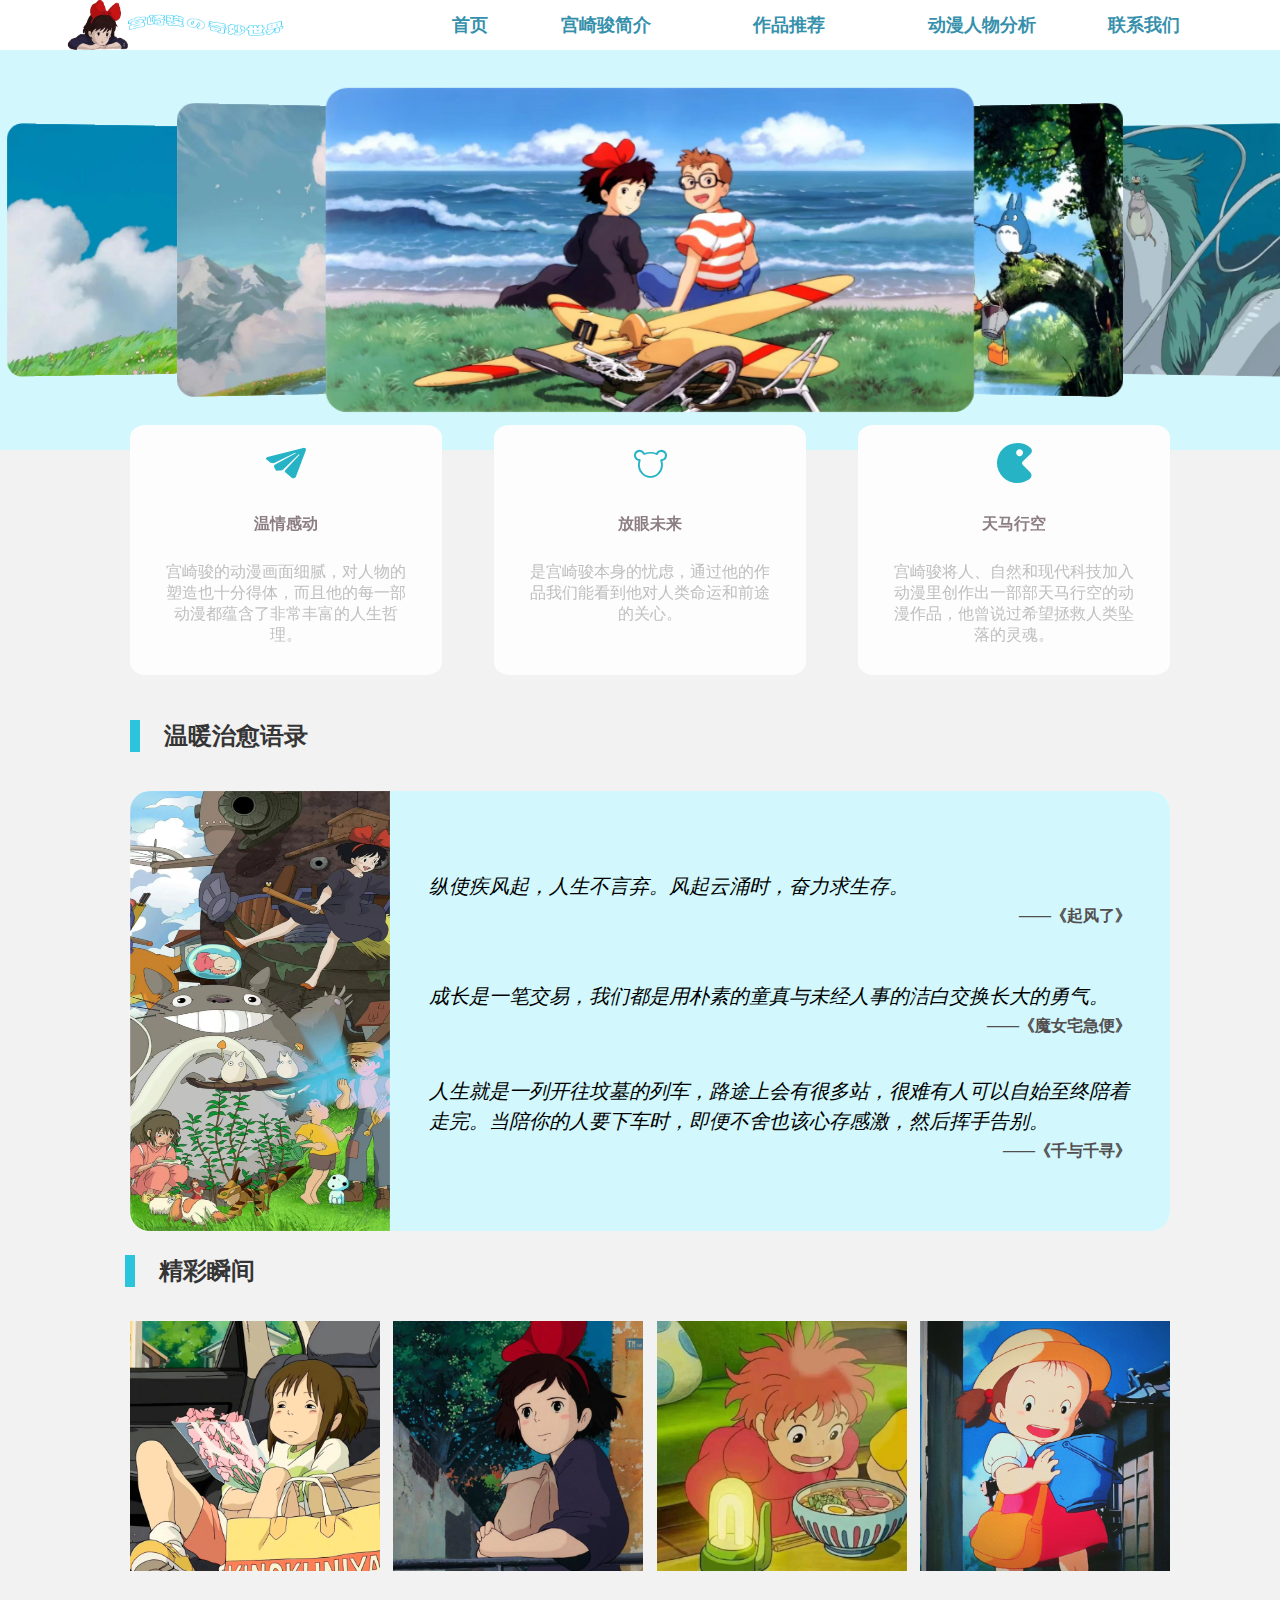
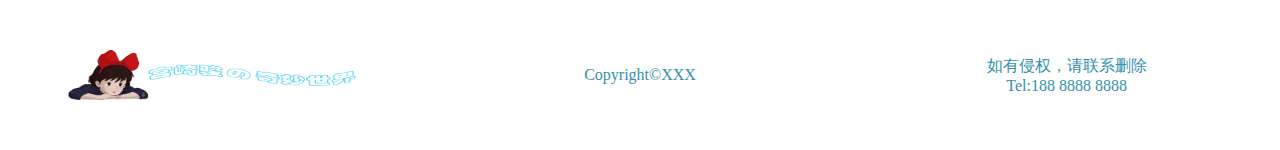
<file: 宫崎骏/index.html>
<!DOCTYPE html>
<html lang="en">
<head>
    <meta charset="UTF-8">
    <title>宫崎骏の奇妙世界</title>
    <link rel="stylesheet" href="css/css01.css">
    <link rel="stylesheet" href="css/css.css">
    <link rel="stylesheet" href="font/iconfont.css">
    <script src="https://code.jquery.com/jquery-3.6.0.min.js"></script>
    <script src="js/js01.js" defer></script>
    <script src="js/js04.js" defer></script>
</head>
<body>
<!--导航栏-->
<nav>
    <img src="images/img001.png" alt="">
    <ul>
        <li><a href="index.html">首页</a></li>
        <li><a href="html/简介.html">宫崎骏简介</a></li>
        <li>
            作品推荐
            <ul class="hidden">
                <li><a href="html/lm.html">龙猫</a></li>
                <li><a href="html/qfl.html">起风了</a></li>
                <li><a href="html/qyqx.html">千与千寻</a></li>
                <li><a href="html/mn.html">魔女宅急便</a></li>
                <li><a href="html/xy.html">悬崖上的金鱼姬</a></li>
                <li><a href="html/her.html">哈尔的移动城堡</a></li>
            </ul>
        </li>
        <li><a href="html/renwufenxi.html">动漫人物分析</a></li>
        <li><a href="html/linkus.html">联系我们</a></li>
    </ul>
</nav>
<!--轮播图部分-->
<section>
    <ul>
        <li><img src="images/p1.jpg" alt=""></li>
        <li><img src="images/p2.jpg" alt=""></li>
        <li><img src="images/p3.jpg" alt=""></li>
        <li><img src="images/p4.jpg" alt=""></li>
        <li><img src="images/p5.jpg" alt=""></li>
        <li><img src="images/p6.jpg" alt=""></li>
    </ul>
</section>
<!--内容部分-->
<main>
    <div class="top">
        <ul>
            <li>
                <span class="iconfont icon-dongman"></span>
                <h4>温情感动</h4>
                <p>宫崎骏的动漫画面细腻，对人物的塑造也十分得体，而且他的每一部动漫都蕴含了非常丰富的人生哲理。</p>
            </li>
            <li>
                <span class="iconfont icon-dongman1"></span>
                <h4>放眼未来</h4>
                <p>是宫崎骏本身的忧虑，通过他的作品我们能看到他对人类命运和前途的关心。</p>
            </li>
            <li>
                <span class="iconfont icon-dongman2"></span>
                <h4>天马行空</h4>
                <p>宫崎骏将人、自然和现代科技加入动漫里创作出一部部天马行空的动漫作品，他曾说过希望拯救人类坠落的灵魂。</p>
            </li>
        </ul>
    </div>
    <div class="second">
        <h4>温暖治愈语录</h4>
        <div>
            <img src="images/YL1.png" alt="">
            <div>
                <ul>
                    <li>
                        <p>纵使疾风起，人生不言弃。风起云涌时，奋力求生存。</p>
                        <h4>——《起风了》</h4>
                    </li>
                    <li>
                        <p>成长是一笔交易，我们都是用朴素的童真与未经人事的洁白交换长大的勇气。</p>
                        <h4>——《魔女宅急便》</h4>
                    </li>
                    <li>
                        <p>人生就是一列开往坟墓的列车，路途上会有很多站，很难有人可以自始至终陪着走完。当陪你的人要下车时，即便不舍也该心存感激，然后挥手告别。</p>
                        <h4>——《千与千寻》</h4>
                    </li>
                </ul>
            </div>
        </div>
    </div>
    <div class="last">
        <h4>精彩瞬间</h4>
        <ul>
            <li><a href="html/qyqx.html" title="萩野千寻" target="_blank"><img src="images/1.jpg" alt=""></a></li>
            <li><a href="html/mn.html" title="琪琪" target="_blank"><img src="images/2.jpg" alt=""></a></li>
            <li><a href="html/xy.html" title="波妞" target="_blank"><img src="images/3.jpg" alt=""></a></li>
            <li><a href="html/lm.html" title="梅梅" target="_blank"><img src="images/4.jpg" alt=""></a></li>
        </ul>
    </div>
</main>
<footer>
<img src="images/img001.png" alt="">
    <p>Copyright&copy;XXX</p>
    <div>
        <p>如有侵权，请联系删除</p>
        <p>Tel:188 8888 8888</p>
    </div>
</footer>
</body>
</html>
</file>
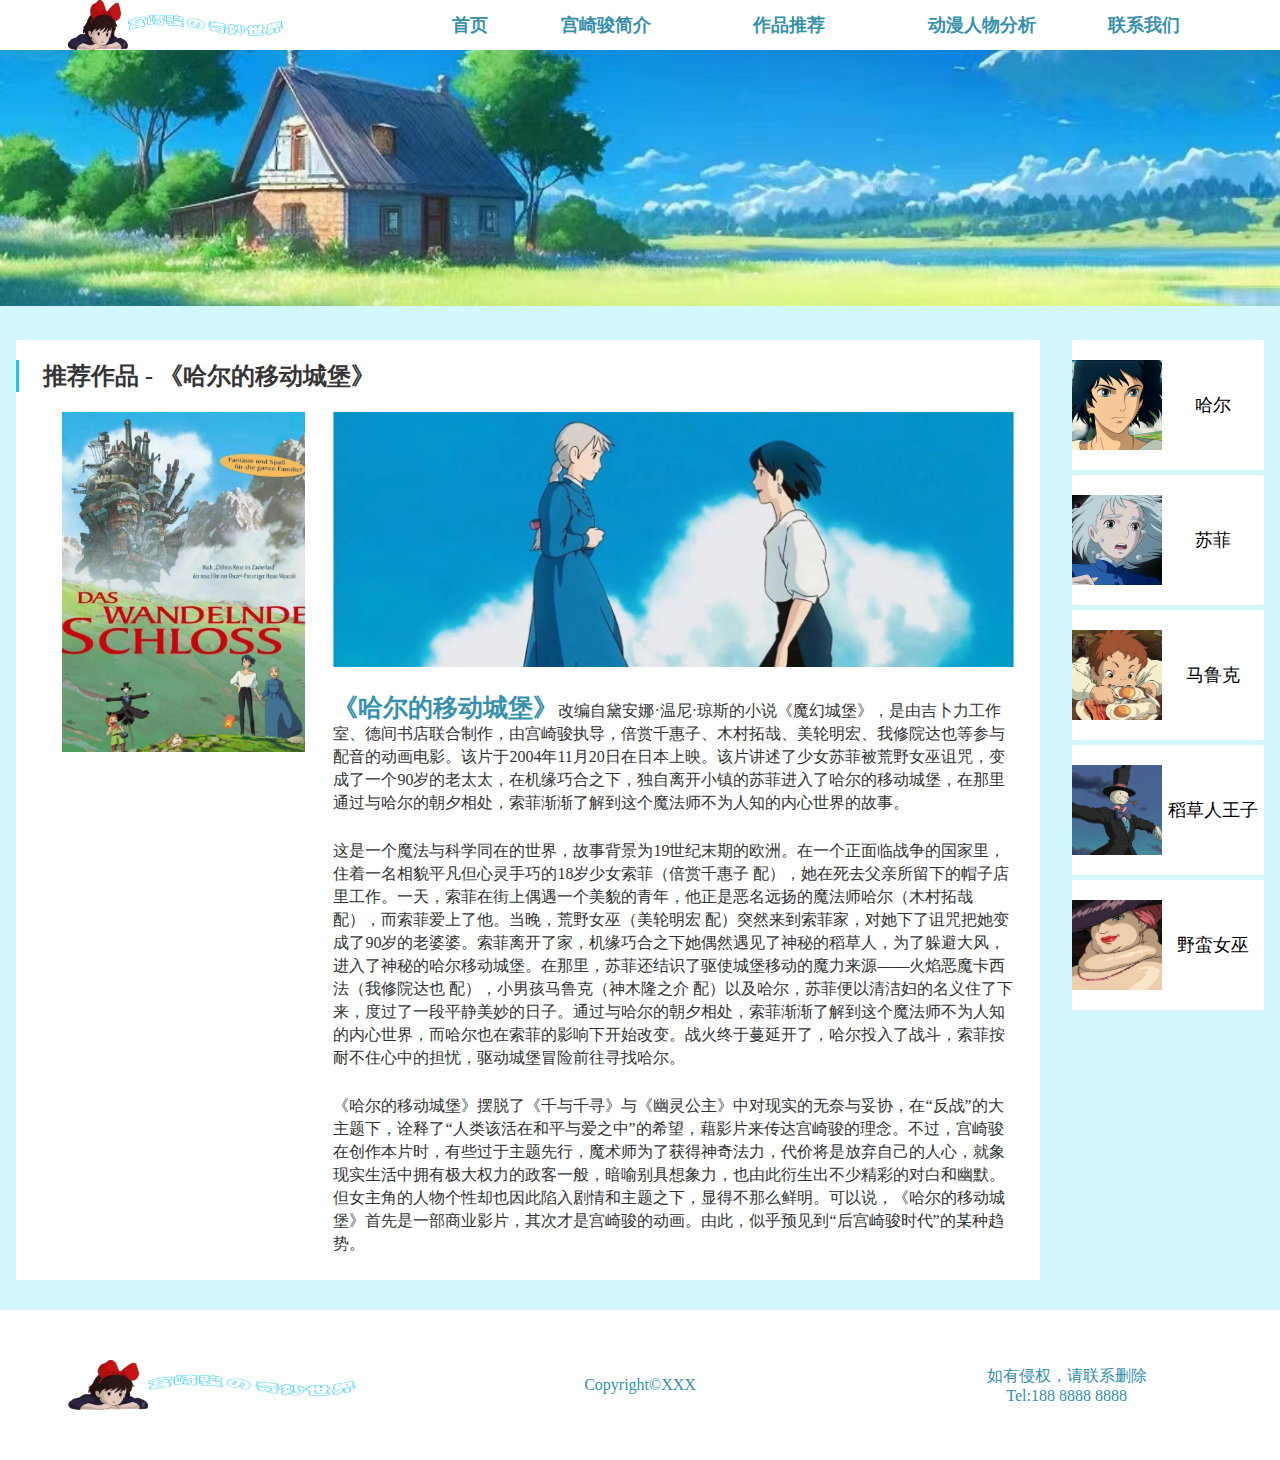
<file: 宫崎骏/html/her.html>
<!DOCTYPE html>
<html lang="en">
<head>
    <meta charset="UTF-8">
    <title>哈尔的移动城堡</title>
    <link rel="stylesheet" href="../css/css.css">
    <link rel="stylesheet" href="../css/css03.css">
    <script src="https://code.jquery.com/jquery-3.6.0.min.js"></script>
</head>
<body>
<!--导航栏-->
<nav>
    <img src="../images/img001.png" alt="">
    <ul>
        <li><a href="../index.html">首页</a></li>
        <li><a href="简介.html">宫崎骏简介</a></li>
        <li>
            作品推荐
            <ul class="hidden">
                <li><a href="lm.html">龙猫</a></li>
                <li><a href="qfl.html">起风了</a></li>
                <li><a href="qyqx.html">千与千寻</a></li>
                <li><a href="mn.html">魔女宅急便</a></li>
                <li><a href="xy.html">悬崖上的金鱼姬</a></li>
                <li><a href="her.html">哈尔的移动城堡</a></li>
            </ul>
        </li>
        <li><a href="renwufenxi.html">动漫人物分析</a></li>
        <li><a href="linkus.html">联系我们</a></li>
    </ul>
</nav>

<div class="img">
    <img src="../images/hedydcb.jpg" alt="">
</div>
<main>
    <div class="left">
        <h3>推荐作品 - 《哈尔的移动城堡》</h3>
        <div class="main">
            <div class="ll">
                <img src="../images/hedydcb-1.jpg" alt="">

            </div>
            <div class="lr">
                <img src="../images/hedydcb-2.jpg" alt="">
                <p><strong>《哈尔的移动城堡》</strong>改编自黛安娜·温尼·琼斯的小说《魔幻城堡》，是由吉卜力工作室、德间书店联合制作，由宫崎骏执导，倍赏千惠子、木村拓哉、美轮明宏、我修院达也等参与配音的动画电影。该片于2004年11月20日在日本上映。该片讲述了少女苏菲被荒野女巫诅咒，变成了一个90岁的老太太，在机缘巧合之下，独自离开小镇的苏菲进入了哈尔的移动城堡，在那里通过与哈尔的朝夕相处，索菲渐渐了解到这个魔法师不为人知的内心世界的故事。</p>
                <p>这是一个魔法与科学同在的世界，故事背景为19世纪末期的欧洲。在一个正面临战争的国家里，住着一名相貌平凡但心灵手巧的18岁少女索菲（倍赏千惠子 配），她在死去父亲所留下的帽子店里工作。一天，索菲在街上偶遇一个美貌的青年，他正是恶名远扬的魔法师哈尔（木村拓哉 配），而索菲爱上了他。当晚，荒野女巫（美轮明宏 配）突然来到索菲家，对她下了诅咒把她变成了90岁的老婆婆。索菲离开了家，机缘巧合之下她偶然遇见了神秘的稻草人，为了躲避大风，进入了神秘的哈尔移动城堡。在那里，苏菲还结识了驱使城堡移动的魔力来源——火焰恶魔卡西法（我修院达也 配），小男孩马鲁克（神木隆之介 配）以及哈尔，苏菲便以清洁妇的名义住了下来，度过了一段平静美妙的日子。通过与哈尔的朝夕相处，索菲渐渐了解到这个魔法师不为人知的内心世界，而哈尔也在索菲的影响下开始改变。战火终于蔓延开了，哈尔投入了战斗，索菲按耐不住心中的担忧，驱动城堡冒险前往寻找哈尔。</p>
                <p>《哈尔的移动城堡》摆脱了《千与千寻》与《幽灵公主》中对现实的无奈与妥协，在“反战”的大主题下，诠释了“人类该活在和平与爱之中”的希望，藉影片来传达宫崎骏的理念。不过，宫崎骏在创作本片时，有些过于主题先行，魔术师为了获得神奇法力，代价将是放弃自己的人心，就象现实生活中拥有极大权力的政客一般，暗喻别具想象力，也由此衍生出不少精彩的对白和幽默。但女主角的人物个性却也因此陷入剧情和主题之下，显得不那么鲜明。可以说，《哈尔的移动城堡》首先是一部商业影片，其次才是宫崎骏的动画。由此，似乎预见到“后宫崎骏时代”的某种趋势。</p>

            </div>
        </div>
    </div>
    <div class="right">
        <div>
            <img src="../images/hedydcb-3.jpg" alt="">
            <span>哈尔</span>
        </div>
        <div>
            <img src="../images/hedydcb-4.jpg" alt="">
            <span>苏菲</span>
        </div>
        <div>
            <img src="../images/her5.jpg" alt="">
            <span>马鲁克</span>
        </div>
        <div>
            <img src="../images/her6.jpg" alt="">
            <span>稻草人王子</span>
        </div>
        <div>
            <img src="../images/her7.jpg" alt="">
            <span>野蛮女巫</span>
        </div>
    </div>
</main>



<footer>
    <img src="../images/img001.png" alt="">
    <p>Copyright&copy;XXX</p>
    <div>
        <p>如有侵权，请联系删除</p>
        <p>Tel:188 8888 8888</p>
    </div>
</footer>

</body>
</html>
</file>
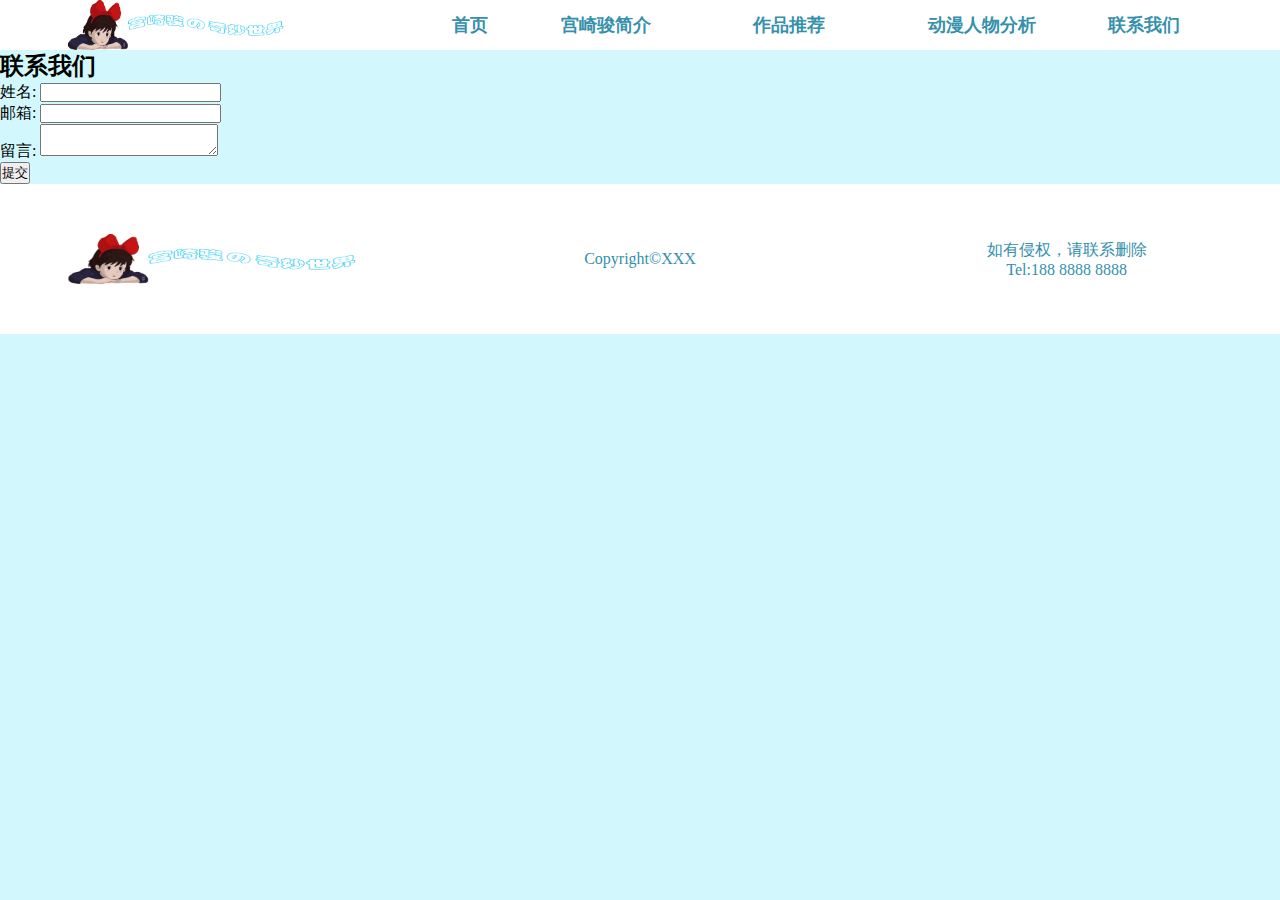
<file: 宫崎骏/html/linkus.html>
<!DOCTYPE html>
<html lang="en">
<head>
    <meta charset="UTF-8">
    <title>联系我们</title>
    <link rel="stylesheet" href="../css/css.css">
    <link rel="stylesheet" href="../css/css04.css">
    <script src="https://code.jquery.com/jquery-3.6.0.min.js"></script>
    <script src="../js/js03.js" defer></script>
</head>
<body>
<!--导航栏-->
<nav>
    <img src="../images/img001.png" alt="">
    <ul>
        <li><a href="../index.html">首页</a></li>
        <li><a href="简介.html">宫崎骏简介</a></li>
        <li>
            作品推荐
            <ul class="hidden">
                <li><a href="lm.html">龙猫</a></li>
                <li><a href="qfl.html">起风了</a></li>
                <li><a href="qyqx.html">千与千寻</a></li>
                <li><a href="mn.html">魔女宅急便</a></li>
                <li><a href="xy.html">悬崖上的金鱼姬</a></li>
                <li><a href="her.html">哈尔的移动城堡</a></li>
            </ul>
        </li>
        <li><a href="renwufenxi.html">动漫人物分析</a></li>
        <li><a href="linkus.html">联系我们</a></li>
    </ul>
</nav>

<main>
    <h2>联系我们</h2>
    <form id="contact-form">
        <div>
            <label for="name">姓名:</label>
            <input type="text" id="name" name="name" required>
        </div>
        <div>
            <label for="email">邮箱:</label>
            <input type="email" id="email" name="email" required>
        </div>
        <div>
            <label for="message">留言:</label>
            <textarea id="message" name="message" required></textarea>
        </div>
        <button type="submit">提交</button>
    </form>
    <div id="response"></div>
</main>

<footer>
    <img src="../images/img001.png" alt="">
    <p>Copyright&copy;XXX</p>
    <div>
        <p>如有侵权，请联系删除</p>
        <p>Tel:188 8888 8888</p>
    </div>
</footer>
</body>
</html>
</file>
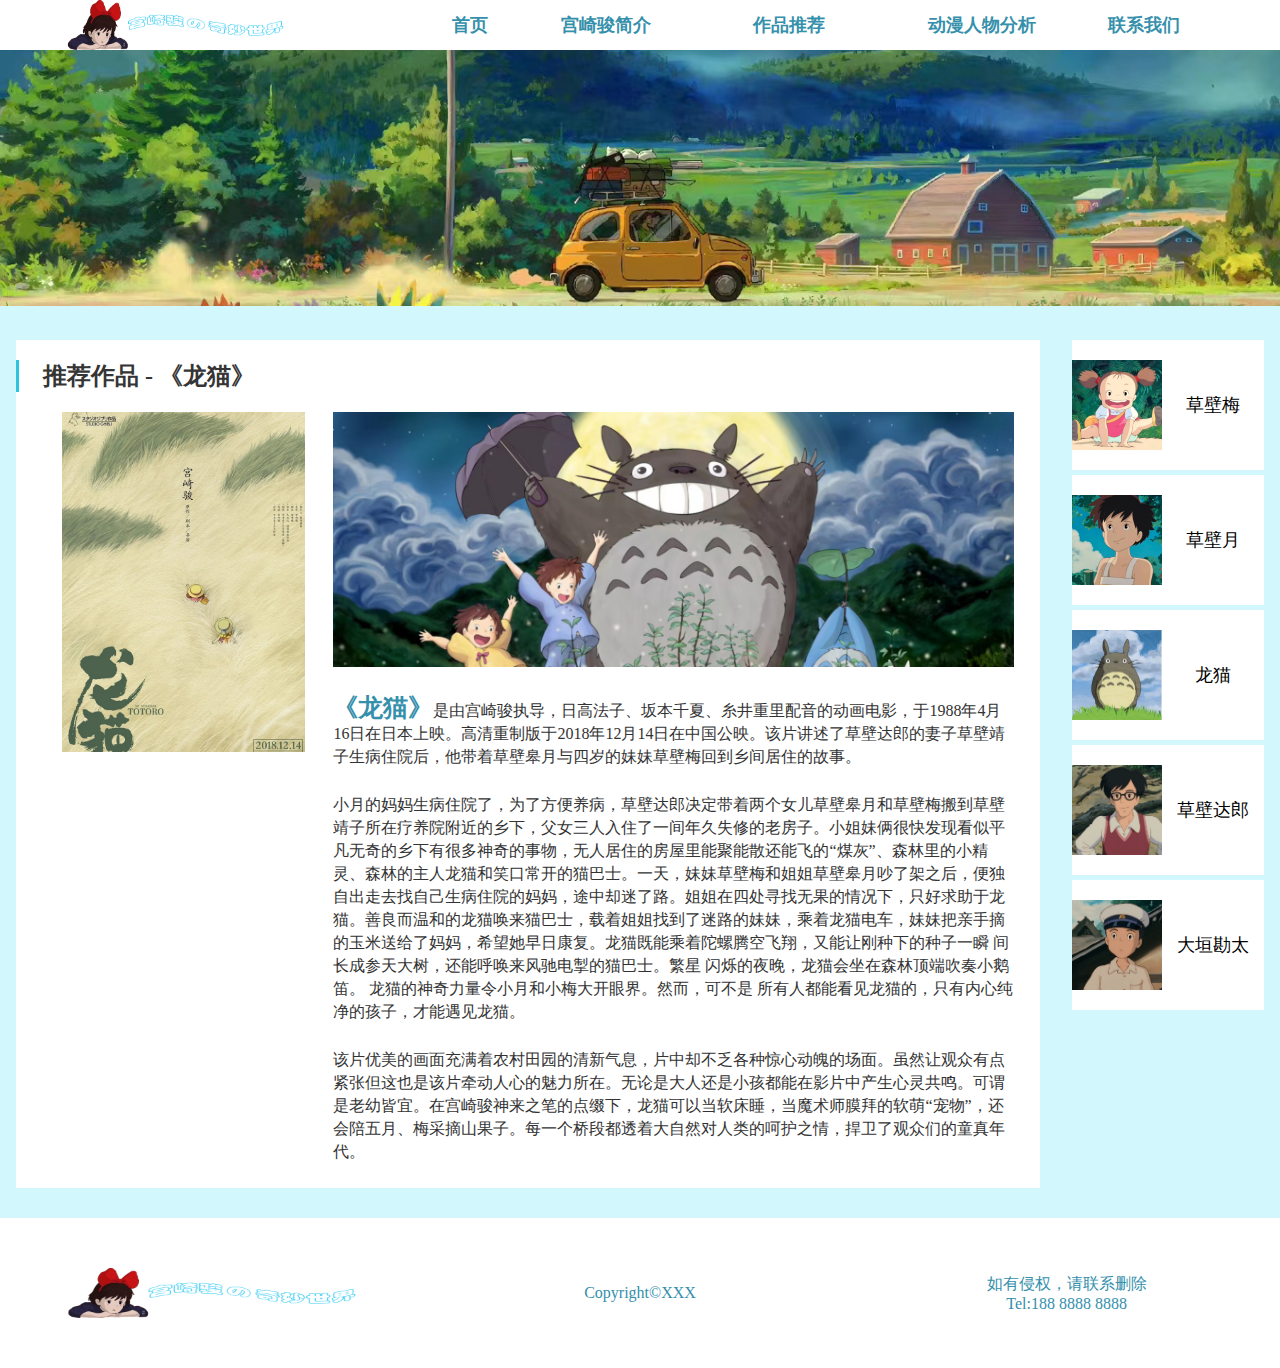
<file: 宫崎骏/html/lm.html>
<!DOCTYPE html>
<html lang="en">
<head>
    <meta charset="UTF-8">
    <title>龙猫</title>
    <link rel="stylesheet" href="../css/css.css">
    <link rel="stylesheet" href="../css/css03.css">
    <script src="https://code.jquery.com/jquery-3.6.0.min.js"></script>
</head>
<body>
<!--导航栏-->
<nav>
    <img src="../images/img001.png" alt="">
    <ul>
        <li><a href="../index.html">首页</a></li>
        <li><a href="简介.html">宫崎骏简介</a></li>
        <li>
            作品推荐
            <ul class="hidden">
                <li><a href="lm.html">龙猫</a></li>
                <li><a href="qfl.html">起风了</a></li>
                <li><a href="qyqx.html">千与千寻</a></li>
                <li><a href="mn.html">魔女宅急便</a></li>
                <li><a href="xy.html">悬崖上的金鱼姬</a></li>
                <li><a href="her.html">哈尔的移动城堡</a></li>
            </ul>
        </li>
        <li><a href="renwufenxi.html">动漫人物分析</a></li>
        <li><a href="linkus.html">联系我们</a></li>
    </ul>
</nav>

<div class="img">
    <img src="../images/lm.jpg" alt="">
</div>
<main>
    <div class="left">
        <h3>推荐作品 - 《龙猫》</h3>
        <div class="main">
            <div class="ll">
                <img src="../images/lm-1.jpg" alt="">

            </div>
            <div class="lr">
                <img src="../images/lm-2.jpg" alt="">
                <p><strong>《龙猫》</strong>是由宫崎骏执导，日高法子、坂本千夏、糸井重里配音的动画电影，于1988年4月16日在日本上映。高清重制版于2018年12月14日在中国公映。该片讲述了草壁达郎的妻子草壁靖子生病住院后，他带着草壁皋月与四岁的妹妹草壁梅回到乡间居住的故事。</p>
                <p>小月的妈妈生病住院了，为了方便养病，草壁达郎决定带着两个女儿草壁皋月和草壁梅搬到草壁靖子所在疗养院附近的乡下，父女三人入住了一间年久失修的老房子。小姐妹俩很快发现看似平凡无奇的乡下有很多神奇的事物，无人居住的房屋里能聚能散还能飞的“煤灰”、森林里的小精灵、森林的主人龙猫和笑口常开的猫巴士。一天，妹妹草壁梅和姐姐草壁皋月吵了架之后，便独自出走去找自己生病住院的妈妈，途中却迷了路。姐姐在四处寻找无果的情况下，只好求助于龙猫。善良而温和的龙猫唤来猫巴士，载着姐姐找到了迷路的妹妹，乘着龙猫电车，妹妹把亲手摘的玉米送给了妈妈，希望她早日康复。龙猫既能乘着陀螺腾空飞翔，又能让刚种下的种子一瞬 间长成参天大树，还能呼唤来风驰电掣的猫巴士。繁星 闪烁的夜晚，龙猫会坐在森林顶端吹奏小鹅笛。 龙猫的神奇力量令小月和小梅大开眼界。然而，可不是 所有人都能看见龙猫的，只有内心纯净的孩子，才能遇见龙猫。</p>
                <p>该片优美的画面充满着农村田园的清新气息，片中却不乏各种惊心动魄的场面。虽然让观众有点紧张但这也是该片牵动人心的魅力所在。无论是大人还是小孩都能在影片中产生心灵共鸣。可谓是老幼皆宜。在宫崎骏神来之笔的点缀下，龙猫可以当软床睡，当魔术师膜拜的软萌“宠物”，还会陪五月、梅采摘山果子。每一个桥段都透着大自然对人类的呵护之情，捍卫了观众们的童真年代。</p>
            </div>
        </div>
    </div>
    <div class="right">
        <div>
            <img src="../images/lm-3.jpg" alt="">
            <span>草壁梅</span>
        </div>
        <div>
            <img src="../images/lm-4.jpg" alt="">
            <span>草壁月</span>
        </div>
        <div>
            <img src="../images/lm-5.jpg" alt="">
            <span>龙猫</span>
        </div>
        <div>
            <img src="../images/lm6.png" alt="">
            <span>草壁达郎</span>
        </div>
        <div>
            <img src="../images/lm7.png" alt="">
            <span>大垣勘太</span>
        </div>
    </div>
</main>



<footer>
    <img src="../images/img001.png" alt="">
    <p>Copyright&copy;XXX</p>
    <div>
        <p>如有侵权，请联系删除</p>
        <p>Tel:188 8888 8888</p>
    </div>
</footer>

</body>
</html>
</file>
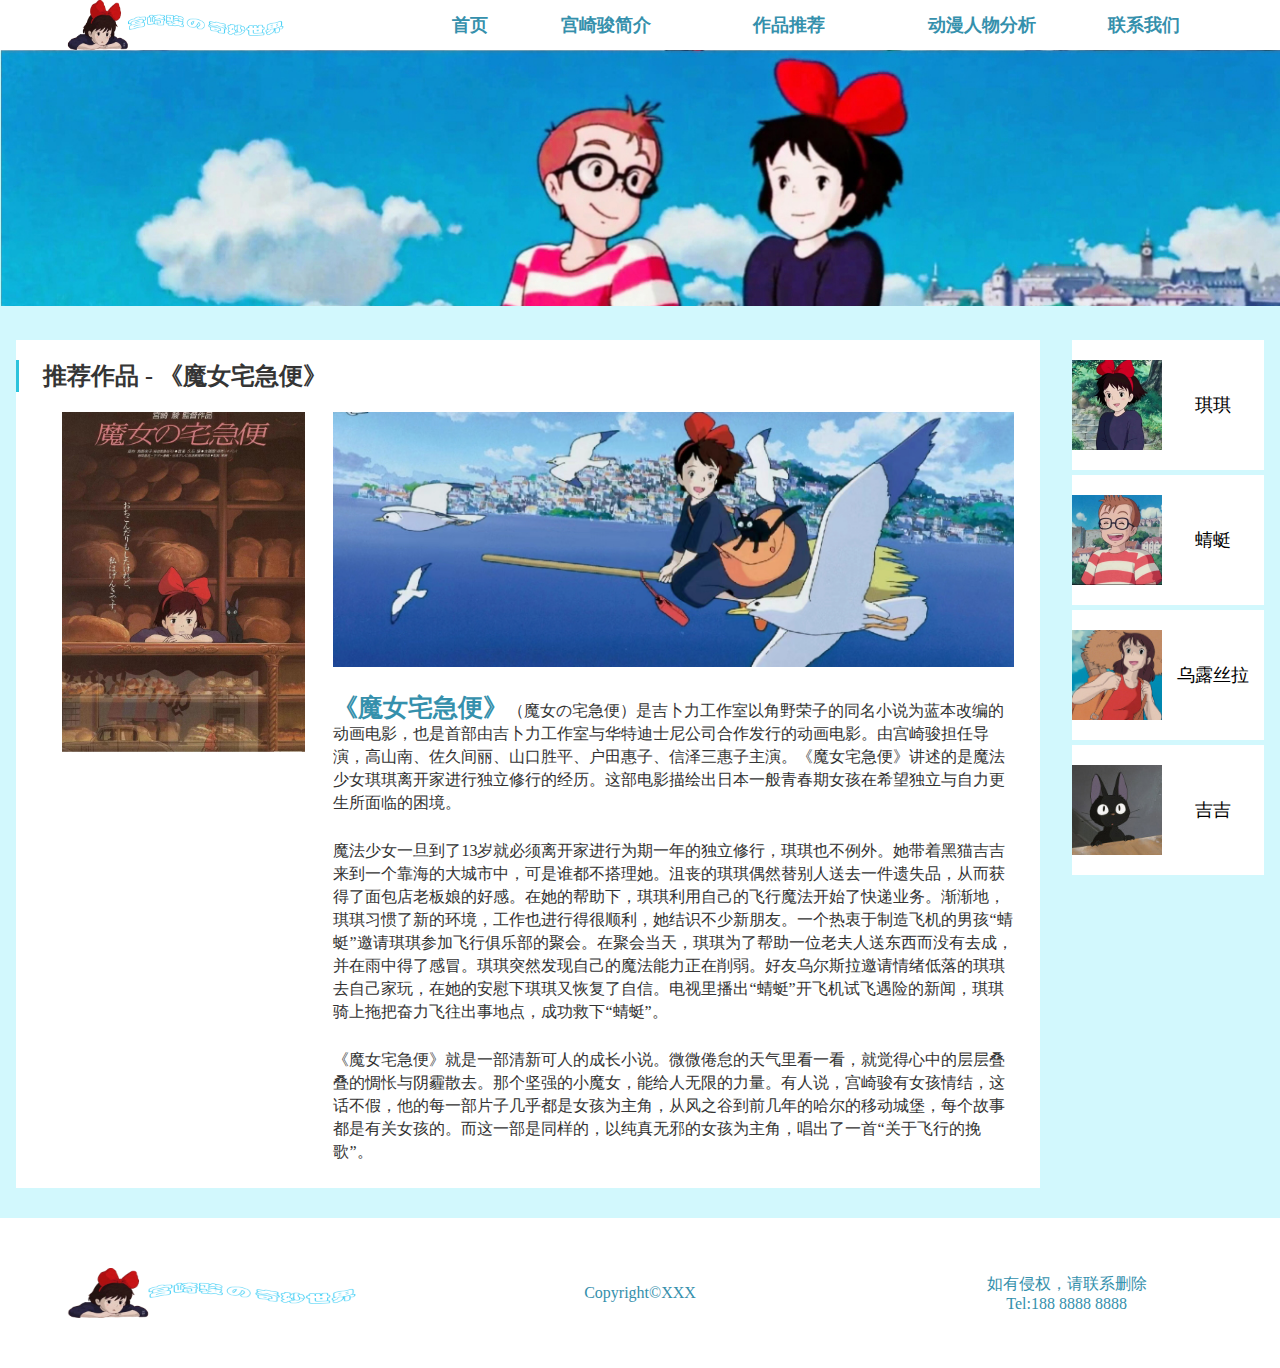
<file: 宫崎骏/html/mn.html>
<!DOCTYPE html>
<html lang="en">
<head>
    <meta charset="UTF-8">
    <title>魔女宅急便</title>
    <link rel="stylesheet" href="../css/css.css">
    <link rel="stylesheet" href="../css/css03.css">
    <script src="https://code.jquery.com/jquery-3.6.0.min.js"></script>
</head>
<body>
<!--导航栏-->
<nav>
    <img src="../images/img001.png" alt="">
    <ul>
        <li><a href="../index.html">首页</a></li>
        <li><a href="简介.html">宫崎骏简介</a></li>
        <li>
            作品推荐
            <ul class="hidden">
                <li><a href="lm.html">龙猫</a></li>
                <li><a href="qfl.html">起风了</a></li>
                <li><a href="qyqx.html">千与千寻</a></li>
                <li><a href="mn.html">魔女宅急便</a></li>
                <li><a href="xy.html">悬崖上的金鱼姬</a></li>
                <li><a href="her.html">哈尔的移动城堡</a></li>
            </ul>
        </li>
        <li><a href="renwufenxi.html">动漫人物分析</a></li>
        <li><a href="linkus.html">联系我们</a></li>
    </ul>
</nav>

<div class="img">
    <img src="../images/mnzjb.jpg" alt="">
</div>
<main>
    <div class="left">
        <h3>推荐作品 - 《魔女宅急便》</h3>
        <div class="main">
            <div class="ll">
                <img src="../images/mnzjb-1.jpg" alt="">

            </div>
            <div class="lr">
                <img src="../images/mnzjb-2.jpg" alt="">
                <p><strong>《魔女宅急便》</strong>（魔女の宅急便）是吉卜力工作室以角野荣子的同名小说为蓝本改编的动画电影，也是首部由吉卜力工作室与华特迪士尼公司合作发行的动画电影。由宫崎骏担任导演，高山南、佐久间丽、山口胜平、户田惠子、信泽三惠子主演。《魔女宅急便》讲述的是魔法少女琪琪离开家进行独立修行的经历。这部电影描绘出日本一般青春期女孩在希望独立与自力更生所面临的困境。</p>
                <p>魔法少女一旦到了13岁就必须离开家进行为期一年的独立修行，琪琪也不例外。她带着黑猫吉吉来到一个靠海的大城市中，可是谁都不搭理她。沮丧的琪琪偶然替别人送去一件遗失品，从而获得了面包店老板娘的好感。在她的帮助下，琪琪利用自己的飞行魔法开始了快递业务。渐渐地，琪琪习惯了新的环境，工作也进行得很顺利，她结识不少新朋友。一个热衷于制造飞机的男孩“蜻蜓”邀请琪琪参加飞行俱乐部的聚会。在聚会当天，琪琪为了帮助一位老夫人送东西而没有去成，并在雨中得了感冒。琪琪突然发现自己的魔法能力正在削弱。好友乌尔斯拉邀请情绪低落的琪琪去自己家玩，在她的安慰下琪琪又恢复了自信。电视里播出“蜻蜓”开飞机试飞遇险的新闻，琪琪骑上拖把奋力飞往出事地点，成功救下“蜻蜓”。</p>
                <p>《魔女宅急便》就是一部清新可人的成长小说。微微倦怠的天气里看一看，就觉得心中的层层叠叠的惆怅与阴霾散去。那个坚强的小魔女，能给人无限的力量。有人说，宫崎骏有女孩情结，这话不假，他的每一部片子几乎都是女孩为主角，从风之谷到前几年的哈尔的移动城堡，每个故事都是有关女孩的。而这一部是同样的，以纯真无邪的女孩为主角，唱出了一首“关于飞行的挽歌”。</p>

            </div>
        </div>
    </div>
    <div class="right">
        <div>
            <img src="../images/mnzjb-3.jpg" alt="">
            <span>琪琪</span>
        </div>
        <div>
            <img src="../images/mnzjb-4.jpg" alt="">
            <span>蜻蜓</span>
        </div>
        <div>
            <img src="../images/mn5.jpg" alt="">
            <span>乌露丝拉</span>
        </div>
        <div>
            <img src="../images/mn6.jpg" alt="">
            <span>吉吉</span>
        </div>
    </div>
</main>



<footer>
    <img src="../images/img001.png" alt="">
    <p>Copyright&copy;XXX</p>
    <div>
        <p>如有侵权，请联系删除</p>
        <p>Tel:188 8888 8888</p>
    </div>
</footer>

</body>
</html>
</file>
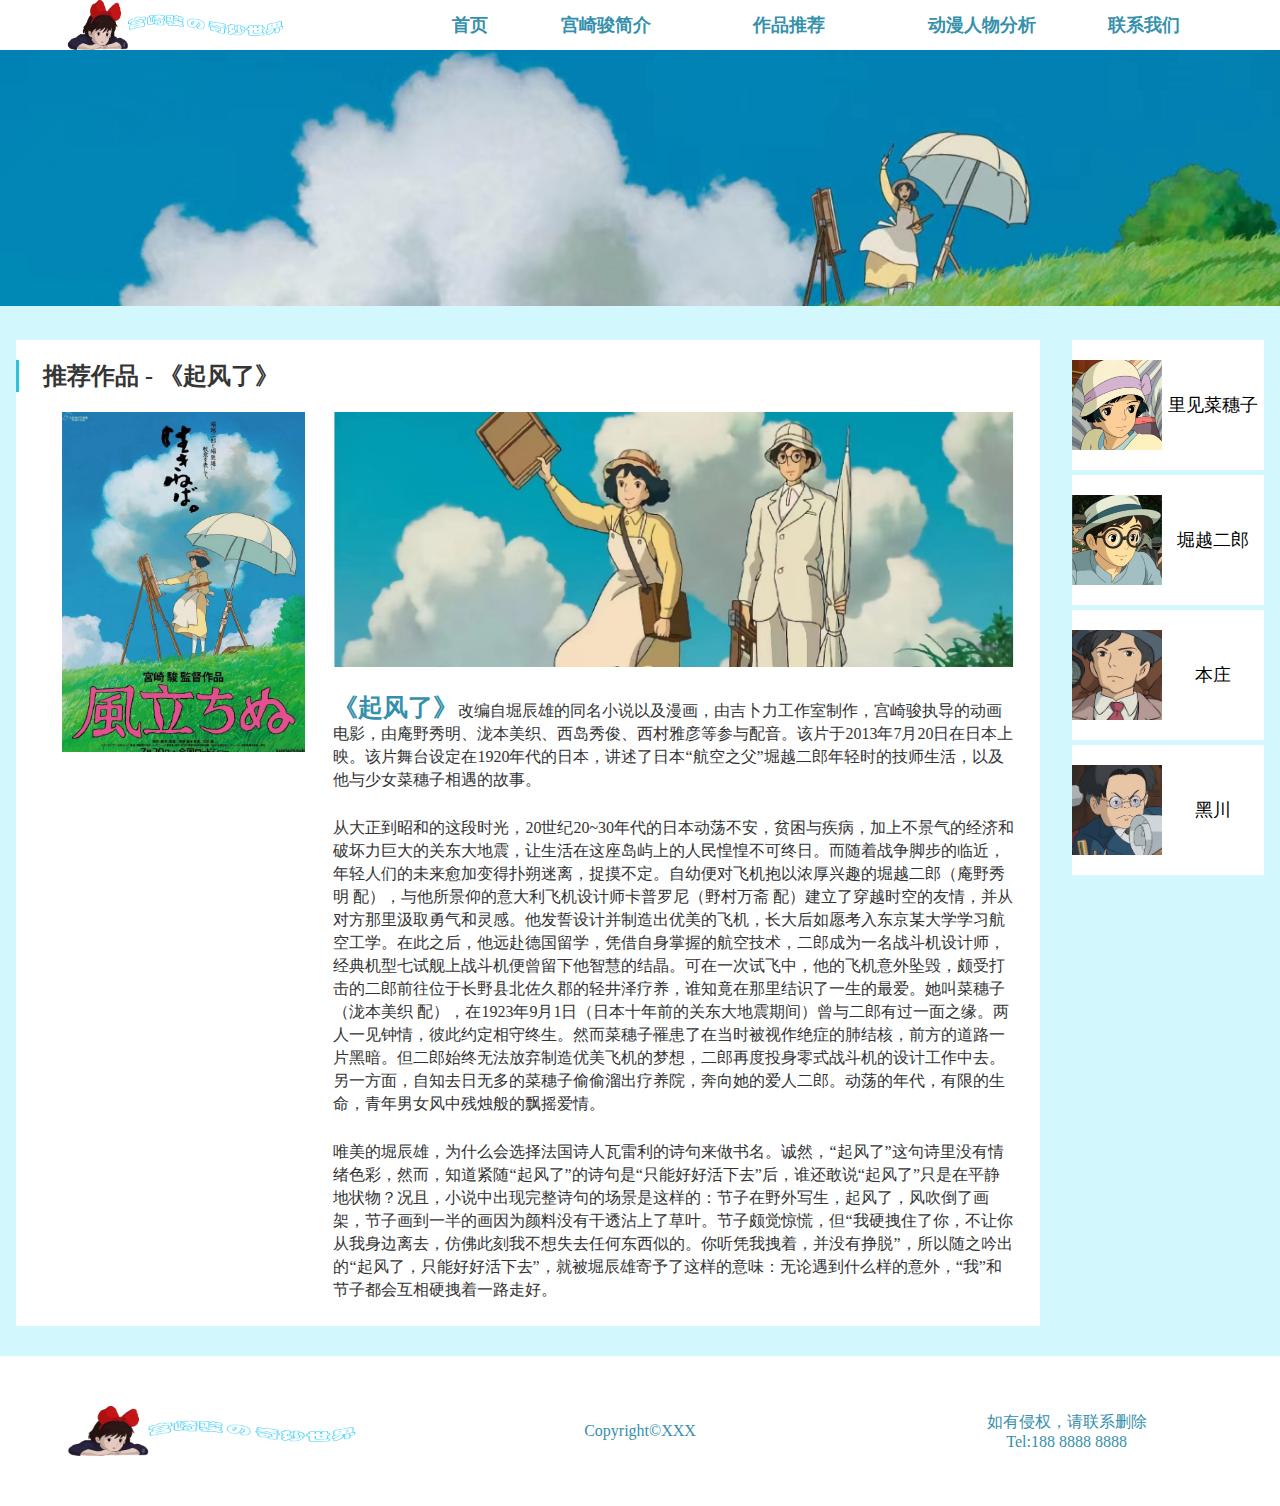
<file: 宫崎骏/html/qfl.html>
<!DOCTYPE html>
<html lang="en">
<head>
    <meta charset="UTF-8">
    <title>起风了</title>
    <link rel="stylesheet" href="../css/css.css">
    <link rel="stylesheet" href="../css/css03.css">
    <script src="https://code.jquery.com/jquery-3.6.0.min.js"></script>
</head>
<body>
<!--导航栏-->
<nav>
    <img src="../images/img001.png" alt="">
    <ul>
        <li><a href="../index.html">首页</a></li>
        <li><a href="简介.html">宫崎骏简介</a></li>
        <li>
            作品推荐
            <ul class="hidden">
                <li><a href="lm.html">龙猫</a></li>
                <li><a href="qfl.html">起风了</a></li>
                <li><a href="qyqx.html">千与千寻</a></li>
                <li><a href="mn.html">魔女宅急便</a></li>
                <li><a href="xy.html">悬崖上的金鱼姬</a></li>
                <li><a href="her.html">哈尔的移动城堡</a></li>
            </ul>
        </li>
        <li><a href="renwufenxi.html">动漫人物分析</a></li>
        <li><a href="linkus.html">联系我们</a></li>
    </ul>
</nav>

<div class="img">
    <img src="../images/qfl.jpg" alt="">
</div>
<main>
    <div class="left">
        <h3>推荐作品 - 《起风了》</h3>
        <div class="main">
            <div class="ll">
                <img src="../images/qfl-1.jpg" alt="">

            </div>
            <div class="lr">
                <img src="../images/qfl-2.jpg" alt="">
                <p><strong>《起风了》</strong>改编自堀辰雄的同名小说以及漫画，由吉卜力工作室制作，宫崎骏执导的动画电影，由庵野秀明、泷本美织、西岛秀俊、西村雅彦等参与配音。该片于2013年7月20日在日本上映。该片舞台设定在1920年代的日本，讲述了日本“航空之父”堀越二郎年轻时的技师生活，以及他与少女菜穗子相遇的故事。</p>
                <p>从大正到昭和的这段时光，20世纪20~30年代的日本动荡不安，贫困与疾病，加上不景气的经济和破坏力巨大的关东大地震，让生活在这座岛屿上的人民惶惶不可终日。而随着战争脚步的临近，年轻人们的未来愈加变得扑朔迷离，捉摸不定。自幼便对飞机抱以浓厚兴趣的堀越二郎（庵野秀明 配），与他所景仰的意大利飞机设计师卡普罗尼（野村万斋 配）建立了穿越时空的友情，并从对方那里汲取勇气和灵感。他发誓设计并制造出优美的飞机，长大后如愿考入东京某大学学习航空工学。在此之后，他远赴德国留学，凭借自身掌握的航空技术，二郎成为一名战斗机设计师，经典机型七试舰上战斗机便曾留下他智慧的结晶。可在一次试飞中，他的飞机意外坠毁，颇受打击的二郎前往位于长野县北佐久郡的轻井泽疗养，谁知竟在那里结识了一生的最爱。她叫菜穗子（泷本美织 配），在1923年9月1日（日本十年前的关东大地震期间）曾与二郎有过一面之缘。两人一见钟情，彼此约定相守终生。然而菜穗子罹患了在当时被视作绝症的肺结核，前方的道路一片黑暗。但二郎始终无法放弃制造优美飞机的梦想，二郎再度投身零式战斗机的设计工作中去。另一方面，自知去日无多的菜穗子偷偷溜出疗养院，奔向她的爱人二郎。动荡的年代，有限的生命，青年男女风中残烛般的飘摇爱情。</p>
                <p>唯美的堀辰雄，为什么会选择法国诗人瓦雷利的诗句来做书名。诚然，“起风了”这句诗里没有情绪色彩，然而，知道紧随“起风了”的诗句是“只能好好活下去”后，谁还敢说“起风了”只是在平静地状物？况且，小说中出现完整诗句的场景是这样的：节子在野外写生，起风了，风吹倒了画架，节子画到一半的画因为颜料没有干透沾上了草叶。节子颇觉惊慌，但“我硬拽住了你，不让你从我身边离去，仿佛此刻我不想失去任何东西似的。你听凭我拽着，并没有挣脱”，所以随之吟出的“起风了，只能好好活下去”，就被堀辰雄寄予了这样的意味：无论遇到什么样的意外，“我”和节子都会互相硬拽着一路走好。</p>
            </div>
        </div>
    </div>
    <div class="right">
        <div>
            <img src="../images/qfl-3.jpg" alt="">
            <span>里见菜穗子</span>
        </div>
        <div>
            <img src="../images/qfl-4.jpg" alt="">
            <span>堀越二郎</span>
        </div>
        <div>
            <img src="../images/qfl-5.jpg" alt="">
            <span>本庄</span>
        </div>
        <div>
            <img src="../images/qfl-6.jpg" alt="">
            <span>黑川</span>
        </div>
    </div>
</main>

<footer>
    <img src="../images/img001.png" alt="">
    <p>Copyright&copy;XXX</p>
    <div>
        <p>如有侵权，请联系删除</p>
        <p>Tel:188 8888 8888</p>
    </div>
</footer>

</body>
</html>
</file>
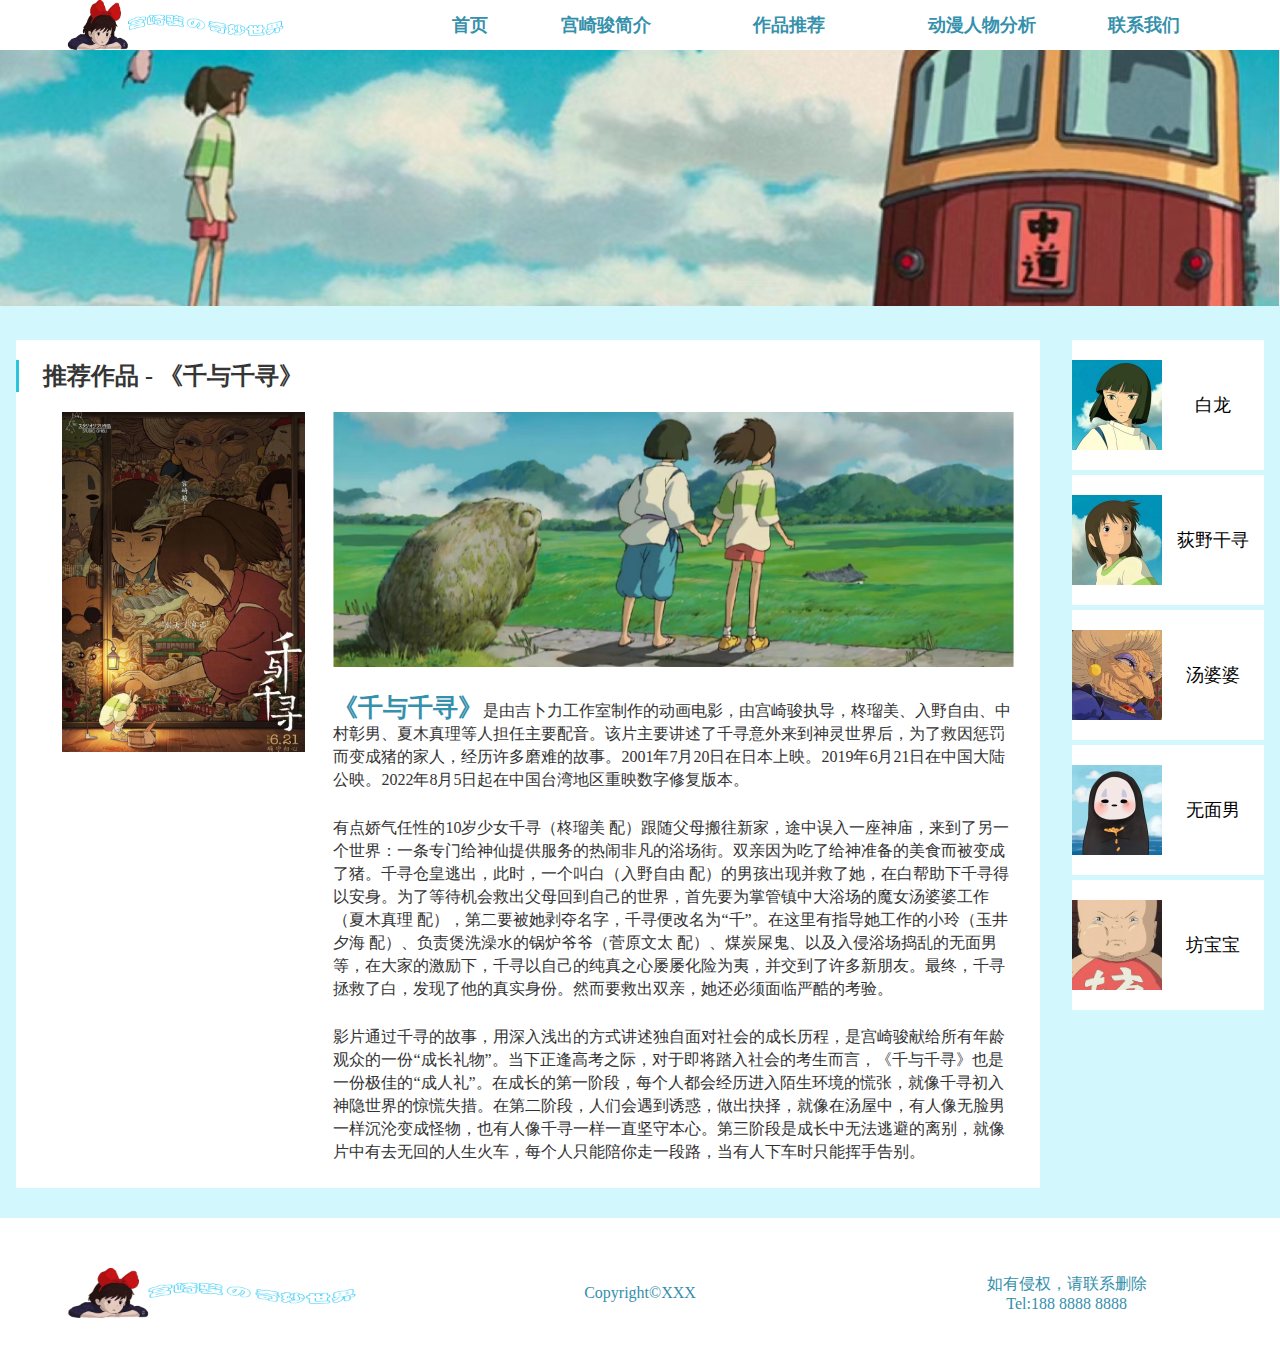
<file: 宫崎骏/html/qyqx.html>
<!DOCTYPE html>
<html lang="en">
<head>
    <meta charset="UTF-8">
    <title>千与千寻</title>
    <link rel="stylesheet" href="../css/css.css">
    <link rel="stylesheet" href="../css/css03.css">
    <script src="https://code.jquery.com/jquery-3.6.0.min.js"></script>
</head>
<body>
<!--导航栏-->
<nav>
    <img src="../images/img001.png" alt="">
    <ul>
        <li><a href="../index.html">首页</a></li>
        <li><a href="简介.html">宫崎骏简介</a></li>
        <li>
            作品推荐
            <ul class="hidden">
                <li><a href="lm.html">龙猫</a></li>
                <li><a href="qfl.html">起风了</a></li>
                <li><a href="qyqx.html">千与千寻</a></li>
                <li><a href="mn.html">魔女宅急便</a></li>
                <li><a href="xy.html">悬崖上的金鱼姬</a></li>
                <li><a href="her.html">哈尔的移动城堡</a></li>
            </ul>
        </li>
        <li><a href="renwufenxi.html">动漫人物分析</a></li>
        <li><a href="linkus.html">联系我们</a></li>
    </ul>
</nav>

<div class="img">
    <img src="../images/qyqx.jpg" alt="">
</div>
<main>
    <div class="left">
        <h3>推荐作品 - 《千与千寻》</h3>
        <div class="main">
            <div class="ll">
                <img src="../images/qyqx-1.jpg" alt="">

            </div>
            <div class="lr">
                <img src="../images/qyqx-2.jpg" alt="">
                <p><strong>《千与千寻》</strong>是由吉卜力工作室制作的动画电影，由宫崎骏执导，柊瑠美、入野自由、中村彰男、夏木真理等人担任主要配音。该片主要讲述了千寻意外来到神灵世界后，为了救因惩罚而变成猪的家人，经历许多磨难的故事。2001年7月20日在日本上映。2019年6月21日在中国大陆公映。2022年8月5日起在中国台湾地区重映数字修复版本。</p>
                <p>有点娇气任性的10岁少女千寻（柊瑠美 配）跟随父母搬往新家，途中误入一座神庙，来到了另一个世界：一条专门给神仙提供服务的热闹非凡的浴场街。双亲因为吃了给神准备的美食而被变成了猪。千寻仓皇逃出，此时，一个叫白（入野自由 配）的男孩出现并救了她，在白帮助下千寻得以安身。为了等待机会救出父母回到自己的世界，首先要为掌管镇中大浴场的魔女汤婆婆工作（夏木真理 配），第二要被她剥夺名字，千寻便改名为“千”。在这里有指导她工作的小玲（玉井夕海 配）、负责煲洗澡水的锅炉爷爷（菅原文太 配）、煤炭屎鬼、以及入侵浴场捣乱的无面男等，在大家的激励下，千寻以自己的纯真之心屡屡化险为夷，并交到了许多新朋友。最终，千寻拯救了白，发现了他的真实身份。然而要救出双亲，她还必须面临严酷的考验。</p>
                <p>影片通过千寻的故事，用深入浅出的方式讲述独自面对社会的成长历程，是宫崎骏献给所有年龄观众的一份“成长礼物”。当下正逢高考之际，对于即将踏入社会的考生而言，《千与千寻》也是一份极佳的“成人礼”。在成长的第一阶段，每个人都会经历进入陌生环境的慌张，就像千寻初入神隐世界的惊慌失措。在第二阶段，人们会遇到诱惑，做出抉择，就像在汤屋中，有人像无脸男一样沉沦变成怪物，也有人像千寻一样一直坚守本心。第三阶段是成长中无法逃避的离别，就像片中有去无回的人生火车，每个人只能陪你走一段路，当有人下车时只能挥手告别。</p>

            </div>
        </div>
    </div>
    <div class="right">
        <div>
            <img src="../images/qyqx-3.jpg" alt="">
            <span>白龙</span>
        </div>
        <div>
            <img src="../images/qyqx-4.jpg" alt="">
            <span>荻野干寻</span>
        </div>
        <div>
            <img src="../images/qyqx-5.jpg" alt="">
            <span>汤婆婆</span>
        </div>
        <div>
            <img src="../images/qyqx-6.jpg" alt="">
            <span>无面男</span>
        </div>
        <div>
            <img src="../images/qyqx-7.jpg" alt="">
            <span>坊宝宝</span>
        </div>
    </div>
</main>



<footer>
    <img src="../images/img001.png" alt="">
    <p>Copyright&copy;XXX</p>
    <div>
        <p>如有侵权，请联系删除</p>
        <p>Tel:188 8888 8888</p>
    </div>
</footer>

<script src="../js/js05.js"></script>
</body>
</html>
</file>
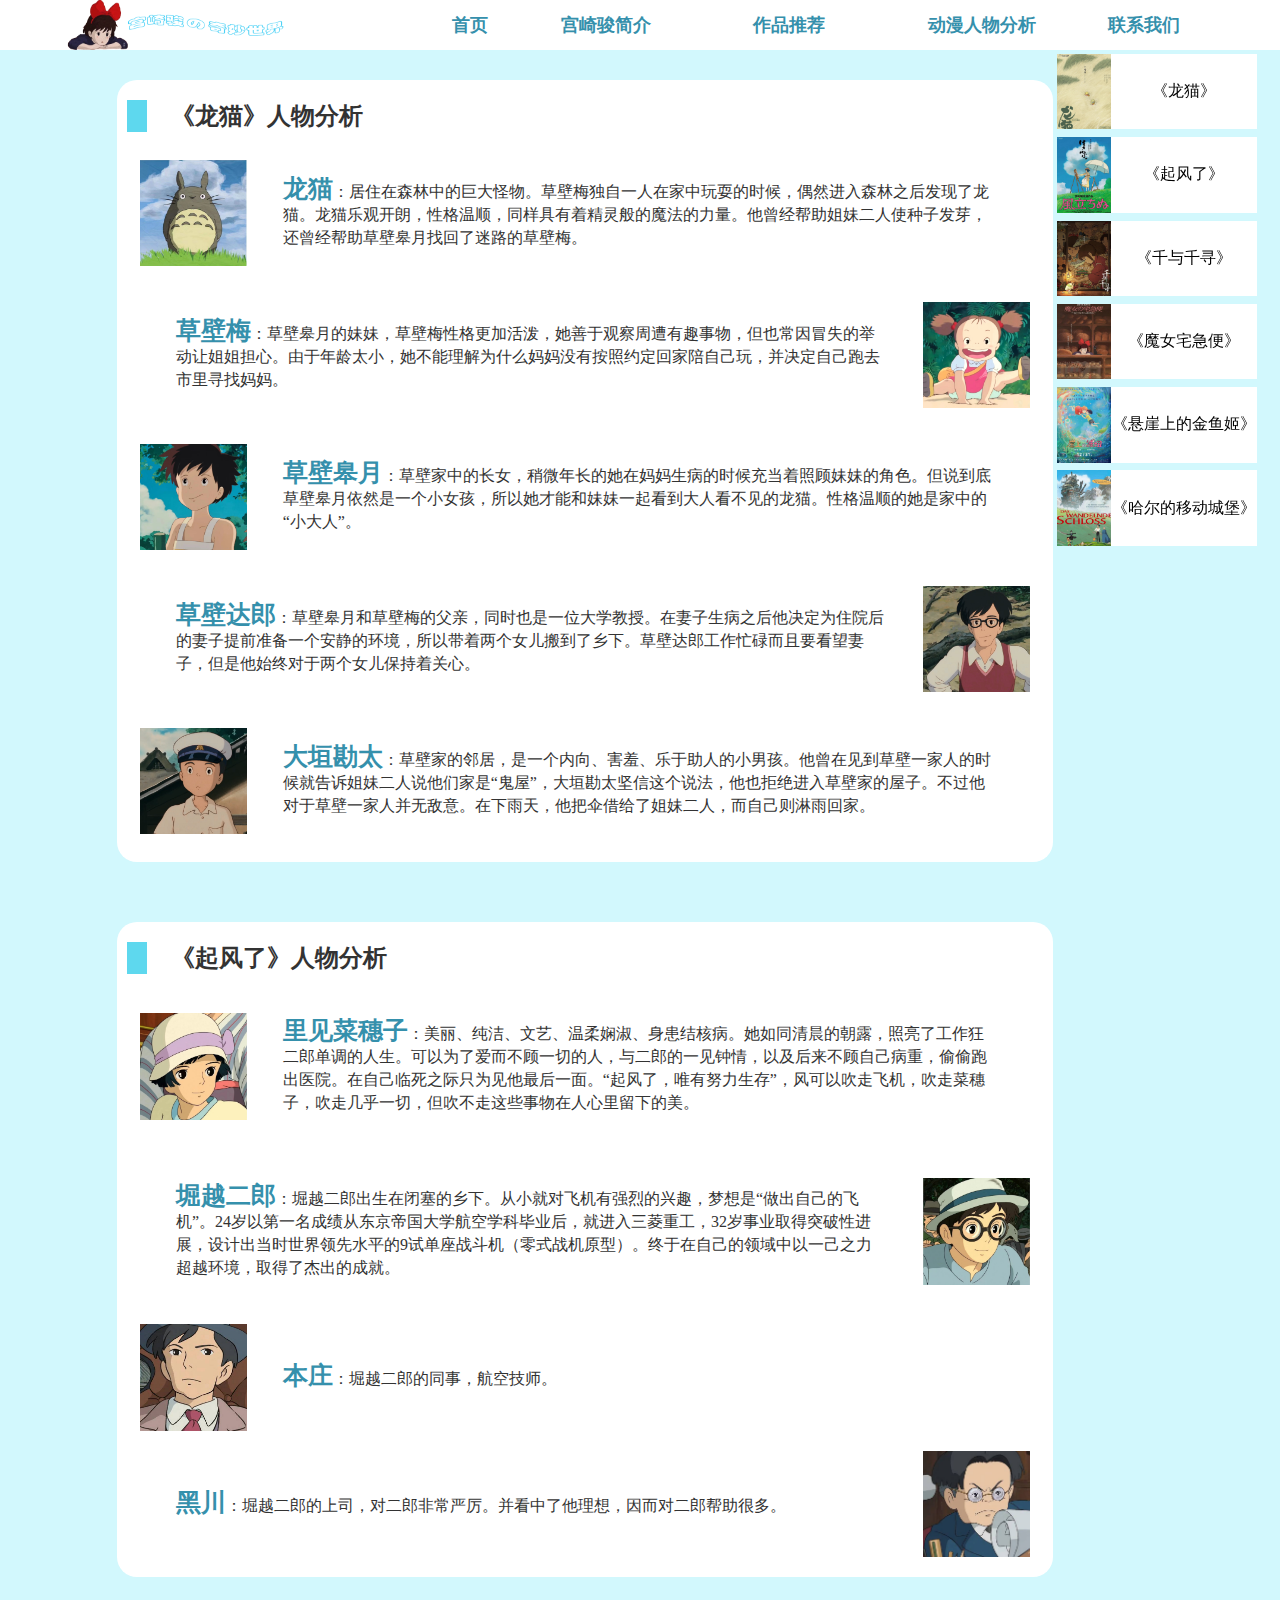
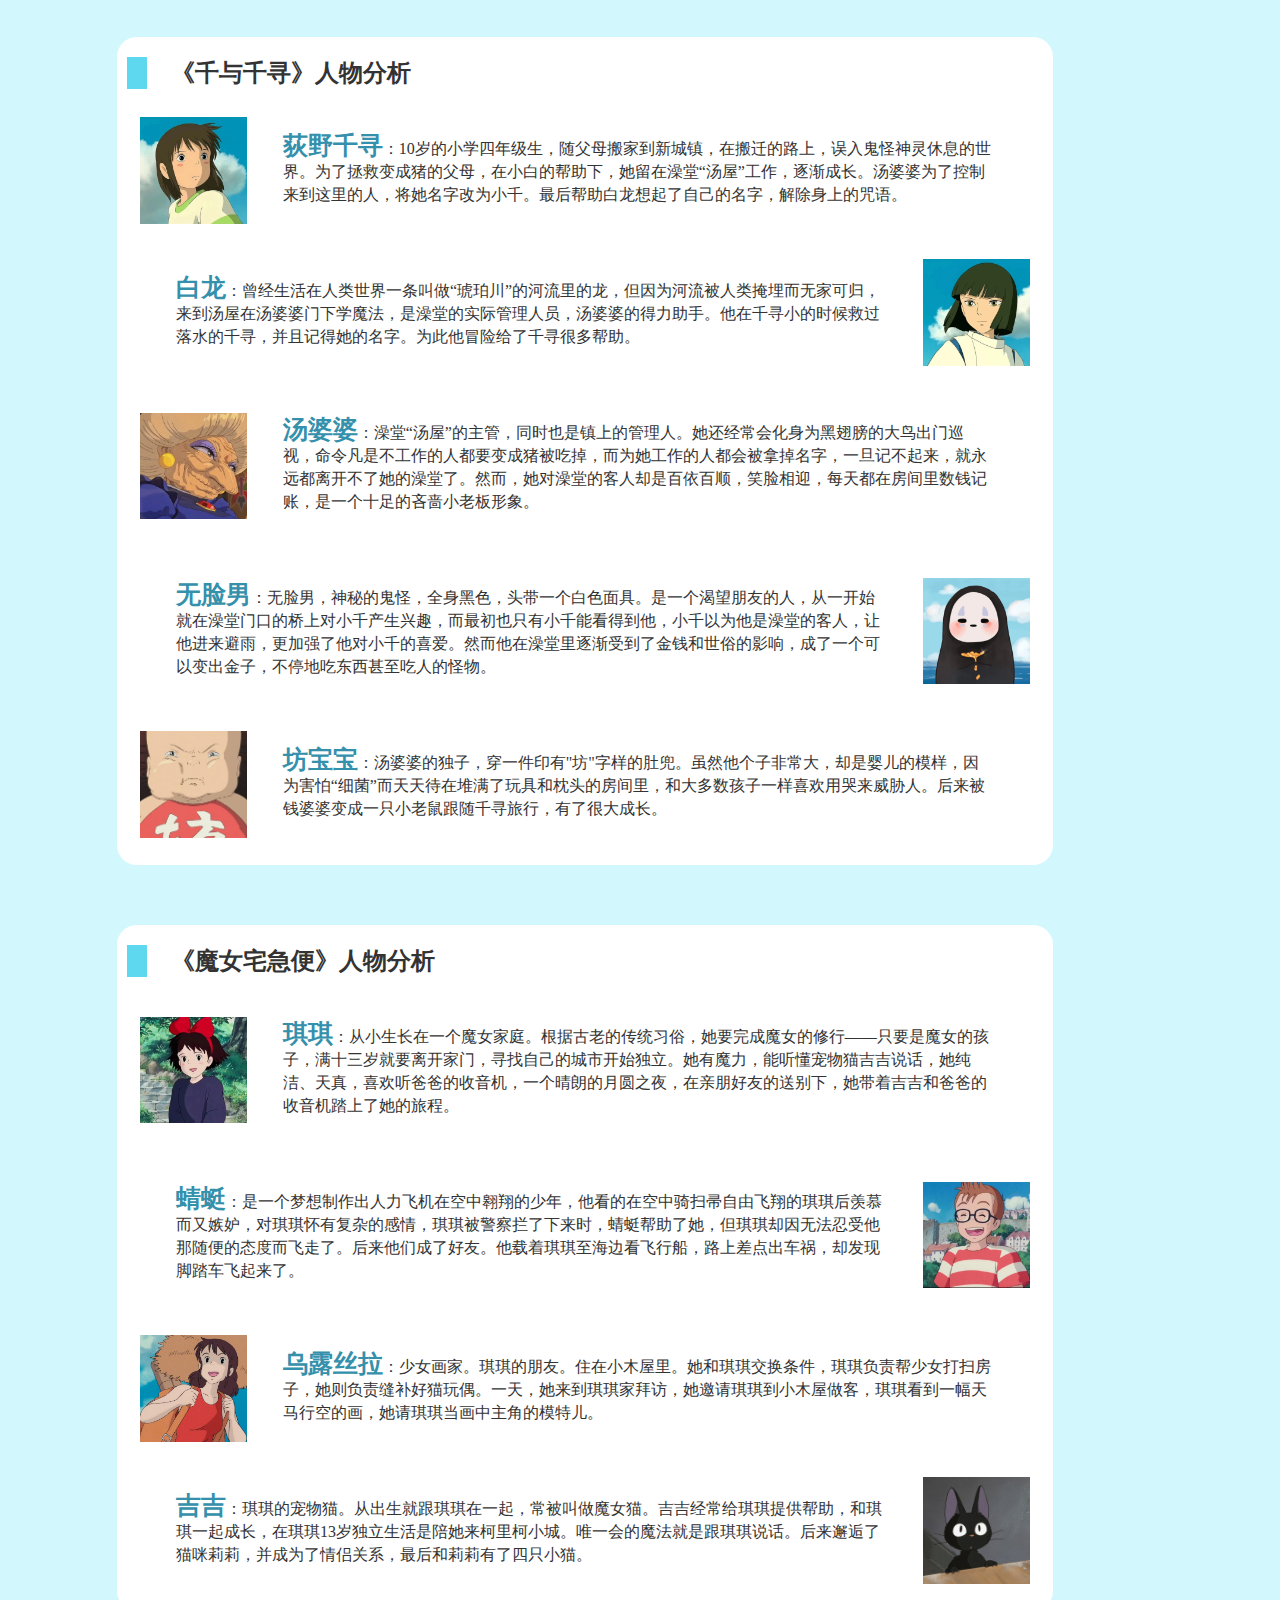
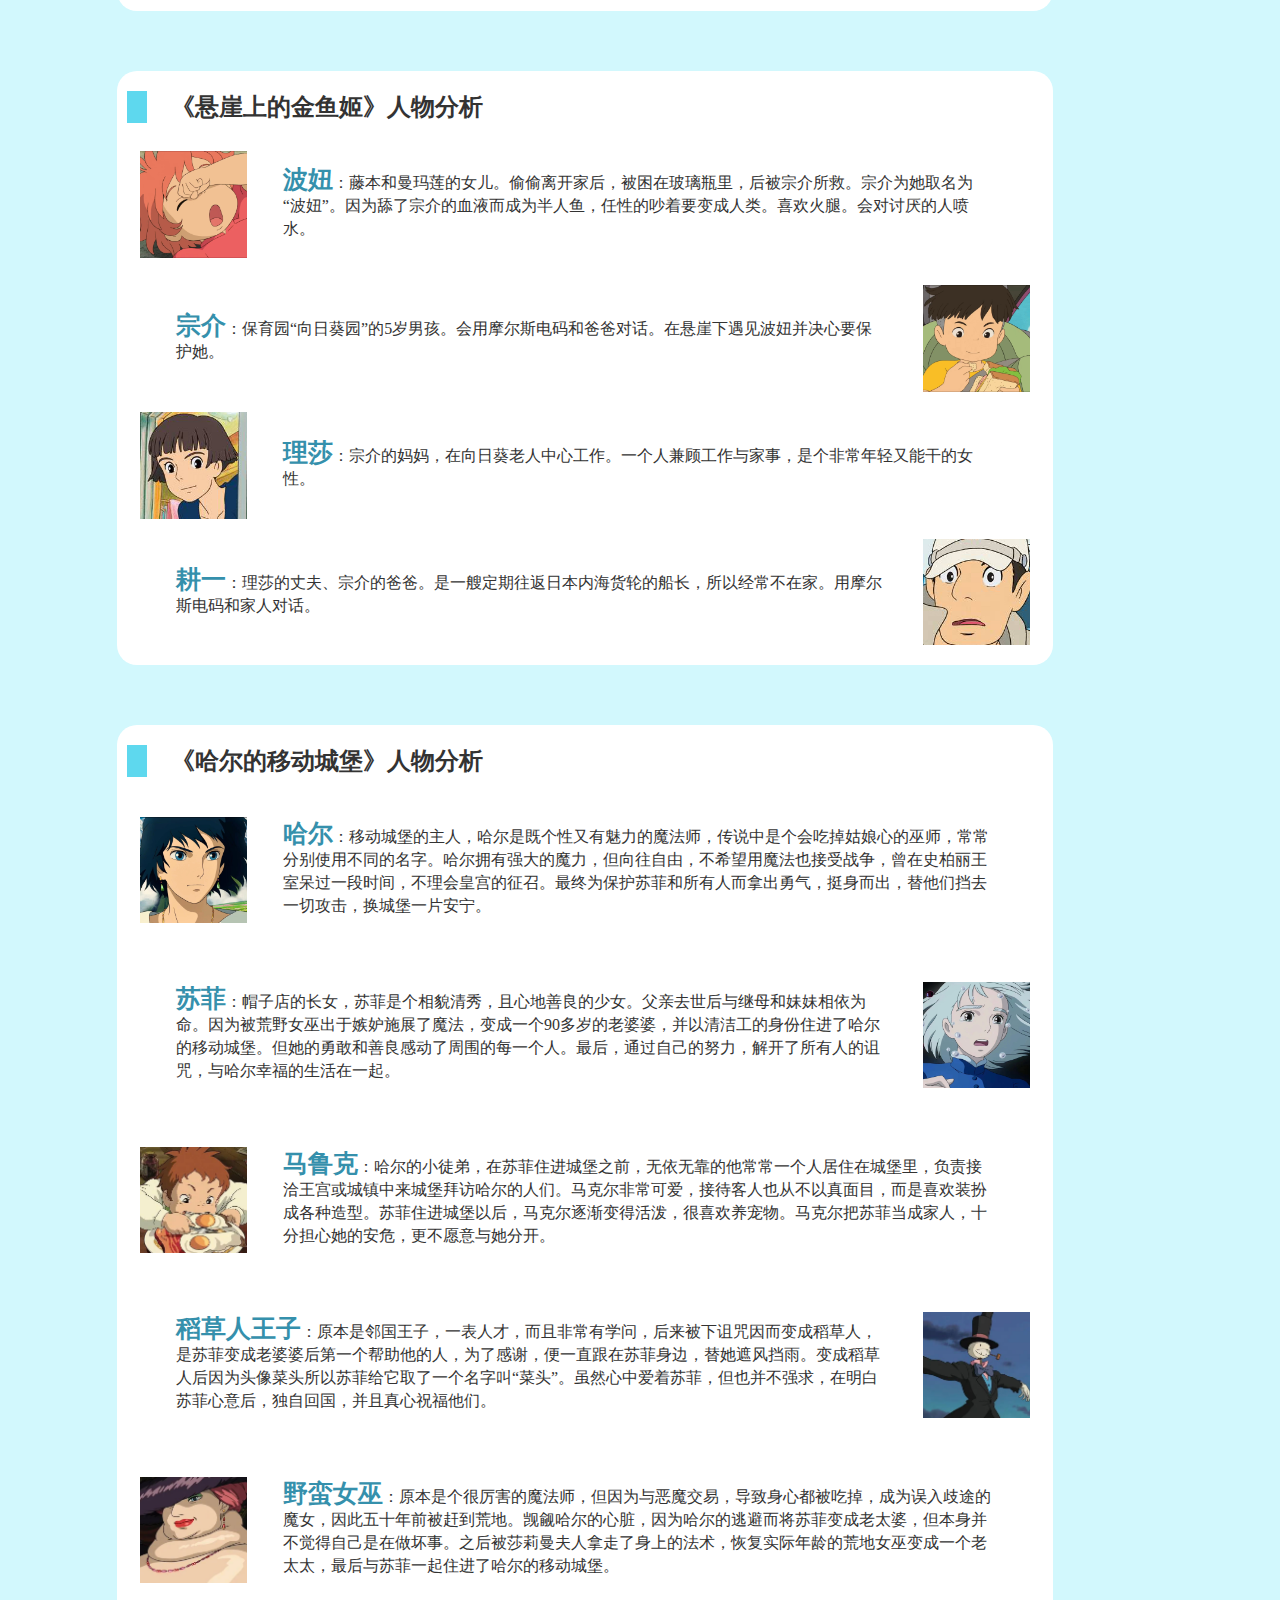
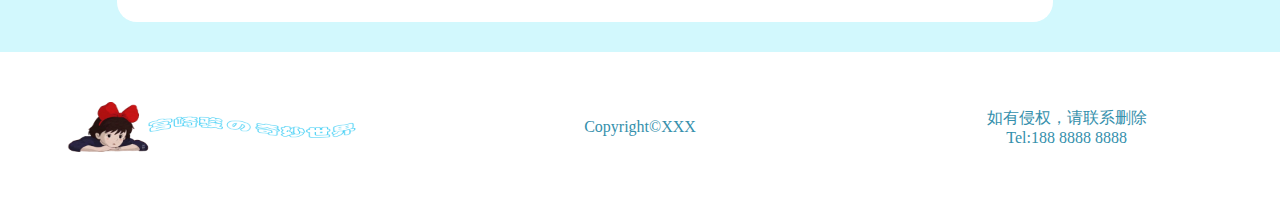
<file: 宫崎骏/html/renwufenxi.html>
<!DOCTYPE html>
<html lang="en">
<head>
    <meta charset="UTF-8">
    <title>动漫人物分析</title>
    <link rel="stylesheet" href="../css/css.css">
    <link rel="stylesheet" href="../css/css04.css">
    <script src="https://code.jquery.com/jquery-3.6.0.min.js"></script>
</head>
<body>
<!--导航栏-->
<nav>
    <img src="../images/img001.png" alt="">
    <ul>
        <li><a href="../index.html">首页</a></li>
        <li><a href="简介.html">宫崎骏简介</a></li>
        <li>
            作品推荐
            <ul class="hidden">
                <li><a href="lm.html">龙猫</a></li>
                <li><a href="qfl.html">起风了</a></li>
                <li><a href="qyqx.html">千与千寻</a></li>
                <li><a href="mn.html">魔女宅急便</a></li>
                <li><a href="xy.html">悬崖上的金鱼姬</a></li>
                <li><a href="her.html">哈尔的移动城堡</a></li>
            </ul>
        </li>
        <li><a href="renwufenxi.html">动漫人物分析</a></li>
        <li><a href="linkus.html">联系我们</a></li>
    </ul>
</nav>
<!--内容部分-->
<div class="main">
    <div class="left">
        <div>
            <h3>《龙猫》人物分析</h3>
            <div>
                <img src="../images/lm-5.jpg" alt="">
                <p><strong>龙猫</strong>：居住在森林中的巨大怪物。草壁梅独自一人在家中玩耍的时候，偶然进入森林之后发现了龙猫。龙猫乐观开朗，性格温顺，同样具有着精灵般的魔法的力量。他曾经帮助姐妹二人使种子发芽，还曾经帮助草壁皋月找回了迷路的草壁梅。   </p>
            </div>
            <div>
                <p><strong>草壁梅</strong>：草壁皋月的妹妹，草壁梅性格更加活泼，她善于观察周遭有趣事物，但也常因冒失的举动让姐姐担心。由于年龄太小，她不能理解为什么妈妈没有按照约定回家陪自己玩，并决定自己跑去市里寻找妈妈。</p>
                <img src="../images/lm-3.jpg" alt="">
            </div>
            <div>
                <img src="../images/lm-4.jpg" alt="">
                <p><strong>草壁皋月</strong>：草壁家中的长女，稍微年长的她在妈妈生病的时候充当着照顾妹妹的角色。但说到底草壁皋月依然是一个小女孩，所以她才能和妹妹一起看到大人看不见的龙猫。性格温顺的她是家中的“小大人”。</p>
            </div>
            <div>
                <p><strong>草壁达郎</strong>：草壁皋月和草壁梅的父亲，同时也是一位大学教授。在妻子生病之后他决定为住院后的妻子提前准备一个安静的环境，所以带着两个女儿搬到了乡下。草壁达郎工作忙碌而且要看望妻子，但是他始终对于两个女儿保持着关心。</p>
                <img src="../images/lm6.png" alt="">
            </div>
            <div>
                <img src="../images/lm7.png" alt="">
                <p><strong>大垣勘太</strong>：草壁家的邻居，是一个内向、害羞、乐于助人的小男孩。他曾在见到草壁一家人的时候就告诉姐妹二人说他们家是“鬼屋”，大垣勘太坚信这个说法，他也拒绝进入草壁家的屋子。不过他对于草壁一家人并无敌意。在下雨天，他把伞借给了姐妹二人，而自己则淋雨回家。</p>
            </div>
        </div>
        <div>
            <h3>《起风了》人物分析</h3>
            <div>
                <img src="../images/qfl-3.jpg" alt="">
                <p><strong>里见菜穗子</strong>：美丽、纯洁、文艺、温柔娴淑、身患结核病。她如同清晨的朝露，照亮了工作狂二郎单调的人生。可以为了爱而不顾一切的人，与二郎的一见钟情，以及后来不顾自己病重，偷偷跑出医院。在自己临死之际只为见他最后一面。“起风了，唯有努力生存”，风可以吹走飞机，吹走菜穗子，吹走几乎一切，但吹不走这些事物在人心里留下的美。</p>
            </div>
            <div>
                <p><strong>堀越二郎</strong>：堀越二郎出生在闭塞的乡下。从小就对飞机有强烈的兴趣，梦想是“做出自己的飞机”。24岁以第一名成绩从东京帝国大学航空学科毕业后，就进入三菱重工，32岁事业取得突破性进展，设计出当时世界领先水平的9试单座战斗机（零式战机原型）。终于在自己的领域中以一己之力超越环境，取得了杰出的成就。</p>
                <img src="../images/qfl-4.jpg" alt="">
            </div>
            <div>
                <img src="../images/qfl-5.jpg" alt="">
                <p><strong>本庄</strong>：堀越二郎的同事，航空技师。</p>
            </div>
            <div>
                <p><strong>黑川</strong>：堀越二郎的上司，对二郎非常严厉。并看中了他理想，因而对二郎帮助很多。</p>
                <img src="../images/qfl-6.jpg" alt="">
            </div>
        </div>
        <div>
            <h3>《千与千寻》人物分析</h3>
            <div>
                <img src="../images/qyqx-4.jpg" alt="">
                <p><strong>荻野千寻</strong>：10岁的小学四年级生，随父母搬家到新城镇，在搬迁的路上，误入鬼怪神灵休息的世界。为了拯救变成猪的父母，在小白的帮助下，她留在澡堂“汤屋”工作，逐渐成长。汤婆婆为了控制来到这里的人，将她名字改为小千。最后帮助白龙想起了自己的名字，解除身上的咒语。</p>
            </div>
            <div>
                <p><strong>白龙</strong>：曾经生活在人类世界一条叫做“琥珀川”的河流里的龙，但因为河流被人类掩埋而无家可归，来到汤屋在汤婆婆门下学魔法，是澡堂的实际管理人员，汤婆婆的得力助手。他在千寻小的时候救过落水的千寻，并且记得她的名字。为此他冒险给了千寻很多帮助。</p>
                <img src="../images/qyqx-3.jpg" alt="">
            </div>
            <div>
                <img src="../images/qyqx-5.jpg" alt="">
                <p><strong>汤婆婆</strong>：澡堂“汤屋”的主管，同时也是镇上的管理人。她还经常会化身为黑翅膀的大鸟出门巡视，命令凡是不工作的人都要变成猪被吃掉，而为她工作的人都会被拿掉名字，一旦记不起来，就永远都离开不了她的澡堂了。然而，她对澡堂的客人却是百依百顺，笑脸相迎，每天都在房间里数钱记账，是一个十足的吝啬小老板形象。</p>
            </div>
            <div>
                <p><strong>无脸男</strong>：无脸男，神秘的鬼怪，全身黑色，头带一个白色面具。是一个渴望朋友的人，从一开始就在澡堂门口的桥上对小千产生兴趣，而最初也只有小千能看得到他，小千以为他是澡堂的客人，让他进来避雨，更加强了他对小千的喜爱。然而他在澡堂里逐渐受到了金钱和世俗的影响，成了一个可以变出金子，不停地吃东西甚至吃人的怪物。</p>
                <img src="../images/qyqx-6.jpg" alt="">
            </div>
            <div>
                <img src="../images/qyqx-7.jpg" alt="">
                <p><strong>坊宝宝</strong>：汤婆婆的独子，穿一件印有"坊"字样的肚兜。虽然他个子非常大，却是婴儿的模样，因为害怕“细菌”而天天待在堆满了玩具和枕头的房间里，和大多数孩子一样喜欢用哭来威胁人。后来被钱婆婆变成一只小老鼠跟随千寻旅行，有了很大成长。</p>
            </div>
        </div>
        <div>
            <h3>《魔女宅急便》人物分析</h3>
            <div>
                <img src="../images/mnzjb-3.jpg" alt="">
                <p><strong>琪琪</strong>：从小生长在一个魔女家庭。根据古老的传统习俗，她要完成魔女的修行——只要是魔女的孩子，满十三岁就要离开家门，寻找自己的城市开始独立。她有魔力，能听懂宠物猫吉吉说话，她纯洁、天真，喜欢听爸爸的收音机，一个晴朗的月圆之夜，在亲朋好友的送别下，她带着吉吉和爸爸的收音机踏上了她的旅程。</p>
            </div>
            <div>
                <p><strong>蜻蜓</strong>：是一个梦想制作出人力飞机在空中翱翔的少年，他看的在空中骑扫帚自由飞翔的琪琪后羡慕而又嫉妒，对琪琪怀有复杂的感情，琪琪被警察拦了下来时，蜻蜓帮助了她，但琪琪却因无法忍受他那随便的态度而飞走了。后来他们成了好友。他载着琪琪至海边看飞行船，路上差点出车祸，却发现脚踏车飞起来了。</p>
                <img src="../images/mnzjb-4.jpg" alt="">
            </div>
            <div>
                <img src="../images/mn5.jpg" alt="">
                <p><strong>乌露丝拉</strong>：少女画家。琪琪的朋友。住在小木屋里。她和琪琪交换条件，琪琪负责帮少女打扫房子，她则负责缝补好猫玩偶。一天，她来到琪琪家拜访，她邀请琪琪到小木屋做客，琪琪看到一幅天马行空的画，她请琪琪当画中主角的模特儿。</p>
            </div>
            <div>
                <p><strong>吉吉</strong>：琪琪的宠物猫。从出生就跟琪琪在一起，常被叫做魔女猫。吉吉经常给琪琪提供帮助，和琪琪一起成长，在琪琪13岁独立生活是陪她来柯里柯小城。唯一会的魔法就是跟琪琪说话。后来邂逅了猫咪莉莉，并成为了情侣关系，最后和莉莉有了四只小猫。  </p>
                <img src="../images/mn6.jpg" alt="">
            </div>
        </div>
        <div>
            <h3>《悬崖上的金鱼姬》人物分析</h3>
            <div>
                <img src="../images/bnyzj-4.jpg" alt="">
                <p><strong>波妞</strong>：藤本和曼玛莲的女儿。偷偷离开家后，被困在玻璃瓶里，后被宗介所救。宗介为她取名为“波妞”。因为舔了宗介的血液而成为半人鱼，任性的吵着要变成人类。喜欢火腿。会对讨厌的人喷水。</p>
            </div>
            <div>
                <p><strong>宗介</strong>：保育园“向日葵园”的5岁男孩。会用摩尔斯电码和爸爸对话。在悬崖下遇见波妞并决心要保护她。</p>
                <img src="../images/bnyzj-3.jpg" alt="">
            </div>
            <div>
                <img src="../images/bn5.jpg" alt="">
                <p><strong>理莎</strong>：宗介的妈妈，在向日葵老人中心工作。一个人兼顾工作与家事，是个非常年轻又能干的女性。</p>
            </div>
            <div>
                <p><strong>耕一</strong>：理莎的丈夫、宗介的爸爸。是一艘定期往返日本内海货轮的船长，所以经常不在家。用摩尔斯电码和家人对话。</p>
                <img src="../images/bn6.jpg" alt="">
            </div>
        </div>
        <div>
            <h3>《哈尔的移动城堡》人物分析</h3>
            <div>
                <img src="../images/hedydcb-3.jpg" alt="">
                <p><strong>哈尔</strong>：移动城堡的主人，哈尔是既个性又有魅力的魔法师，传说中是个会吃掉姑娘心的巫师，常常分别使用不同的名字。哈尔拥有强大的魔力，但向往自由，不希望用魔法也接受战争，曾在史柏丽王室呆过一段时间，不理会皇宫的征召。最终为保护苏菲和所有人而拿出勇气，挺身而出，替他们挡去一切攻击，换城堡一片安宁。</p>
            </div>
            <div>
                <p><strong>苏菲</strong>：帽子店的长女，苏菲是个相貌清秀，且心地善良的少女。父亲去世后与继母和妹妹相依为命。因为被荒野女巫出于嫉妒施展了魔法，变成一个90多岁的老婆婆，并以清洁工的身份住进了哈尔的移动城堡。但她的勇敢和善良感动了周围的每一个人。最后，通过自己的努力，解开了所有人的诅咒，与哈尔幸福的生活在一起。</p>
                <img src="../images/hedydcb-4.jpg" alt="">
            </div>
            <div>
                <img src="../images/her5.jpg" alt="">
                <p><strong>马鲁克</strong>：哈尔的小徒弟，在苏菲住进城堡之前，无依无靠的他常常一个人居住在城堡里，负责接洽王宫或城镇中来城堡拜访哈尔的人们。马克尔非常可爱，接待客人也从不以真面目，而是喜欢装扮成各种造型。苏菲住进城堡以后，马克尔逐渐变得活泼，很喜欢养宠物。马克尔把苏菲当成家人，十分担心她的安危，更不愿意与她分开。</p>
            </div>
            <div>
                <p><strong>稻草人王子</strong>：原本是邻国王子，一表人才，而且非常有学问，后来被下诅咒因而变成稻草人，是苏菲变成老婆婆后第一个帮助他的人，为了感谢，便一直跟在苏菲身边，替她遮风挡雨。变成稻草人后因为头像菜头所以苏菲给它取了一个名字叫“菜头”。虽然心中爱着苏菲，但也并不强求，在明白苏菲心意后，独自回国，并且真心祝福他们。</p>
                <img src="../images/her6.jpg" alt="">
            </div>
            <div>
                <img src="../images/her7.jpg" alt="">
                <p><strong>野蛮女巫</strong>：原本是个很厉害的魔法师，但因为与恶魔交易，导致身心都被吃掉，成为误入歧途的魔女，因此五十年前被赶到荒地。觊觎哈尔的心脏，因为哈尔的逃避而将苏菲变成老太婆，但本身并不觉得自己是在做坏事。之后被莎莉曼夫人拿走了身上的法术，恢复实际年龄的荒地女巫变成一个老太太，最后与苏菲一起住进了哈尔的移动城堡。</p>
            </div>
        </div>
    </div>
    <div class="right">
        <div>
            <img src="../images/lm-1.jpg" alt="">
            <span>《龙猫》</span>
        </div>
        <div>
            <img src="../images/qfl-1.jpg" alt="">
            <span>《起风了》</span>
        </div>
        <div>
            <img src="../images/qyqx-1.jpg" alt="">
            <span>《千与千寻》</span>
        </div>
        <div>
            <img src="../images/mnzjb-1.jpg" alt="">
            <span>《魔女宅急便》</span>
        </div>
        <div>
            <img src="../images/bnyzj-1.jpg" alt="">
            <span>《悬崖上的金鱼姬》</span>
        </div>
        <div>
            <img src="../images/hedydcb-1.jpg" alt="">
            <span>《哈尔的移动城堡》</span>
        </div>
    </div>
</div>

<footer>
    <img src="../images/img001.png" alt="">
    <p>Copyright&copy;XXX</p>
    <div>
        <p>如有侵权，请联系删除</p>
        <p>Tel:188 8888 8888</p>
    </div>
</footer>

<script src="../js/js02.js"></script>
<script src="../js/js05.js"></script>
</body>
</html>
</file>
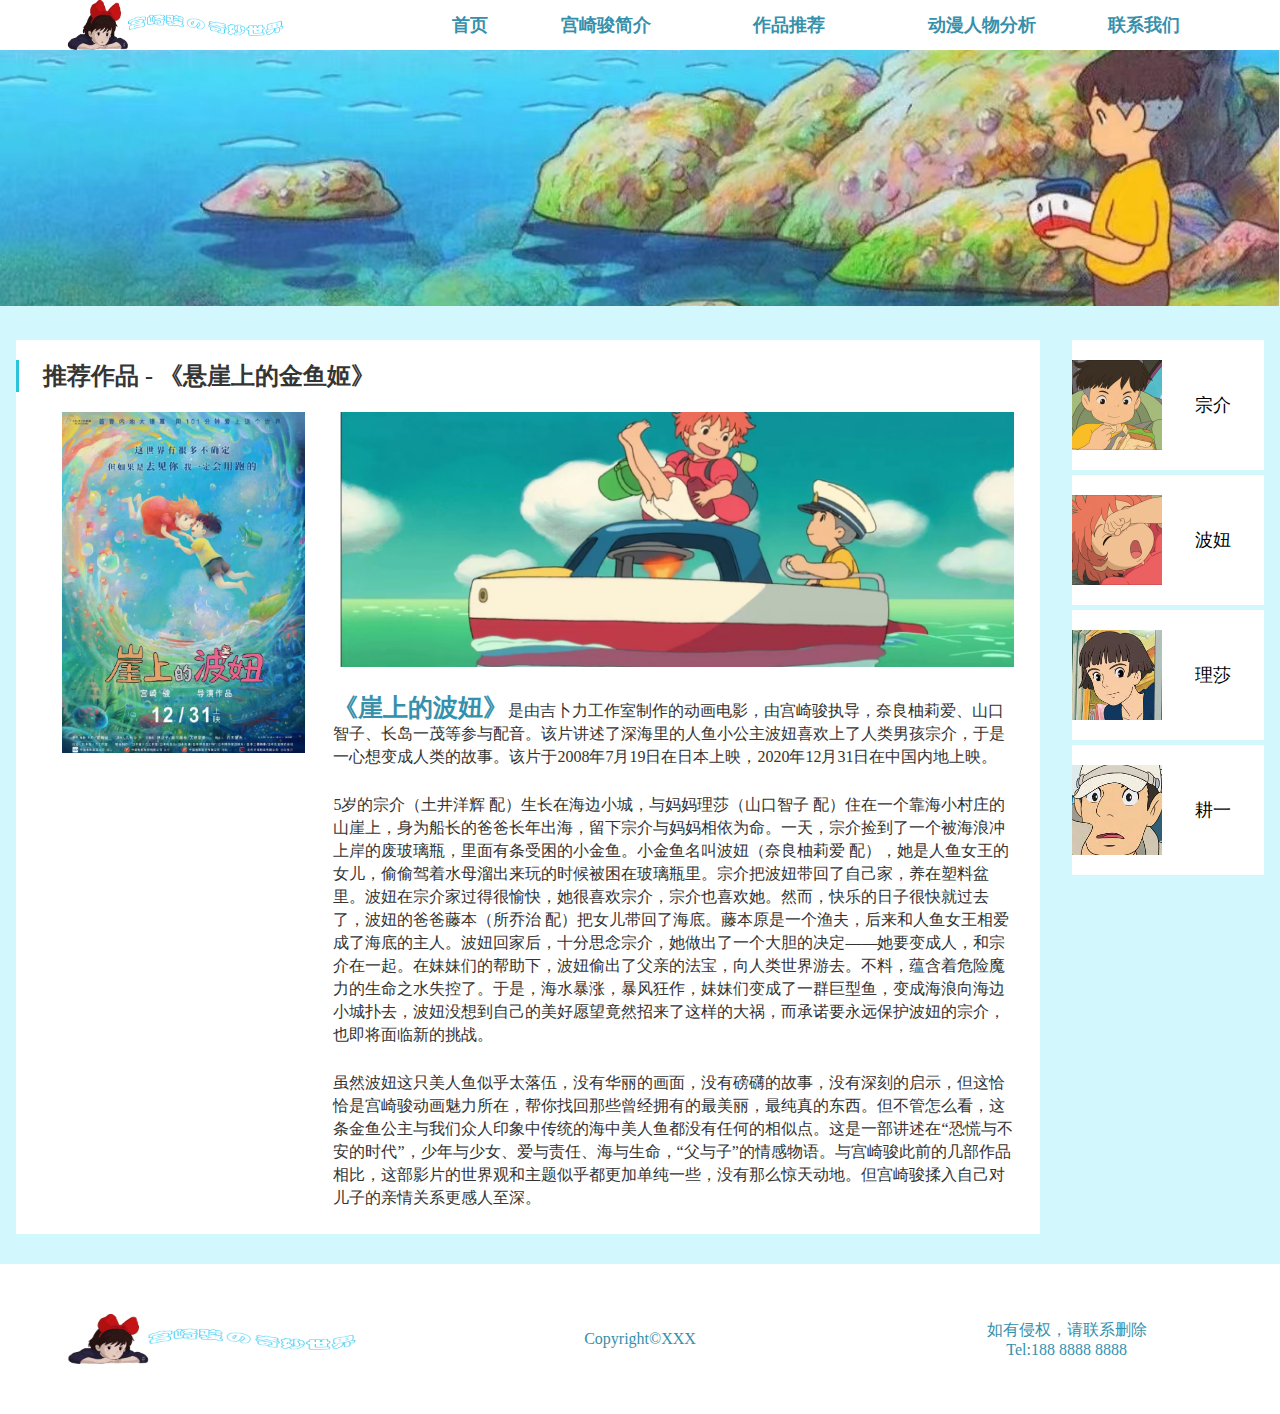
<file: 宫崎骏/html/xy.html>
<!DOCTYPE html>
<html lang="en">
<head>
    <meta charset="UTF-8">
    <title>悬崖上的金鱼姬</title>
    <link rel="stylesheet" href="../css/css.css">
    <link rel="stylesheet" href="../css/css03.css">
    <script src="https://code.jquery.com/jquery-3.6.0.min.js"></script>
</head>
<body>
<!--导航栏-->
<nav>
    <img src="../images/img001.png" alt="">
    <ul>
        <li><a href="../index.html">首页</a></li>
        <li><a href="简介.html">宫崎骏简介</a></li>
        <li>
            作品推荐
            <ul class="hidden">
                <li><a href="lm.html">龙猫</a></li>
                <li><a href="qfl.html">起风了</a></li>
                <li><a href="qyqx.html">千与千寻</a></li>
                <li><a href="mn.html">魔女宅急便</a></li>
                <li><a href="xy.html">悬崖上的金鱼姬</a></li>
                <li><a href="her.html">哈尔的移动城堡</a></li>
            </ul>
        </li>
        <li><a href="renwufenxi.html">动漫人物分析</a></li>
        <li><a href="linkus.html">联系我们</a></li>
    </ul>
</nav>

<div class="img">
    <img src="../images/bnyzj.jpg" alt="">
</div>
<main>
    <div class="left">
        <h3>推荐作品 - 《悬崖上的金鱼姬》</h3>
        <div class="main">
            <div class="ll">
                <img src="../images/bnyzj-1.jpg" alt="">

            </div>
            <div class="lr">
                <img src="../images/bnyzj-2.jpg" alt="">
                <p><strong>《崖上的波妞》</strong>是由吉卜力工作室制作的动画电影，由宫崎骏执导，奈良柚莉爱、山口智子、长岛一茂等参与配音。该片讲述了深海里的人鱼小公主波妞喜欢上了人类男孩宗介，于是一心想变成人类的故事。该片于2008年7月19日在日本上映，2020年12月31日在中国内地上映。</p>
                <p>5岁的宗介（土井洋辉 配）生长在海边小城，与妈妈理莎（山口智子 配）住在一个靠海小村庄的山崖上，身为船长的爸爸长年出海，留下宗介与妈妈相依为命。一天，宗介捡到了一个被海浪冲上岸的废玻璃瓶，里面有条受困的小金鱼。小金鱼名叫波妞（奈良柚莉爱 配），她是人鱼女王的女儿，偷偷驾着水母溜出来玩的时候被困在玻璃瓶里。宗介把波妞带回了自己家，养在塑料盆里。波妞在宗介家过得很愉快，她很喜欢宗介，宗介也喜欢她。然而，快乐的日子很快就过去了，波妞的爸爸藤本（所乔治 配）把女儿带回了海底。藤本原是一个渔夫，后来和人鱼女王相爱成了海底的主人。波妞回家后，十分思念宗介，她做出了一个大胆的决定——她要变成人，和宗介在一起。在妹妹们的帮助下，波妞偷出了父亲的法宝，向人类世界游去。不料，蕴含着危险魔力的生命之水失控了。于是，海水暴涨，暴风狂作，妹妹们变成了一群巨型鱼，变成海浪向海边小城扑去，波妞没想到自己的美好愿望竟然招来了这样的大祸，而承诺要永远保护波妞的宗介，也即将面临新的挑战。</p>
                <p>虽然波妞这只美人鱼似乎太落伍，没有华丽的画面，没有磅礴的故事，没有深刻的启示，但这恰恰是宫崎骏动画魅力所在，帮你找回那些曾经拥有的最美丽，最纯真的东西。但不管怎么看，这条金鱼公主与我们众人印象中传统的海中美人鱼都没有任何的相似点。这是一部讲述在“恐慌与不安的时代”，少年与少女、爱与责任、海与生命，“父与子”的情感物语。与宫崎骏此前的几部作品相比，这部影片的世界观和主题似乎都更加单纯一些，没有那么惊天动地。但宫崎骏揉入自己对儿子的亲情关系更感人至深。</p>

            </div>
        </div>
    </div>
    <div class="right">
        <div>
            <img src="../images/bnyzj-3.jpg" alt="">
            <span>宗介</span>
        </div>
        <div>
            <img src="../images/bnyzj-4.jpg" alt="">
            <span>波妞</span>
        </div>
        <div>
            <img src="../images/bn5.jpg" alt="">
            <span>理莎</span>
        </div>
        <div>
            <img src="../images/bn6.jpg" alt="">
            <span>耕一</span>
        </div>
    </div>
</main>

<footer>
    <img src="../images/img001.png" alt="">
    <p>Copyright&copy;XXX</p>
    <div>
        <p>如有侵权，请联系删除</p>
        <p>Tel:188 8888 8888</p>
    </div>
</footer>

</body>
</html>
</file>
<file: 宫崎骏/css/css01.css>
*{
    margin: 0;
    padding: 0;
}
body {
    /*网页背景色*/
    background: #d2f8fd;
}
ol,ul,li{
    /*列表标签清除样式*/
    list-style-type: none;
}
a{
    /*a连接设置样式*/
    font-size: 1.1em;
    font-weight: bold;
    color: rgb(53, 144, 172);
    text-decoration: none;
}
nav{
    width: 100%;
    /*设置导航栏的高度*/
    height: 50px;
    /*居中*/
    margin: 0 auto;
    /*设置弹性盒*/
    display: flex;
    /*调整弹性盒主轴对齐方向——space-around距离环绕、space-between两端对其、flex-start默认样式、center居中*/
    /*这里实现的是img 和ul之间的等间距分隔（距离环绕）*/
    justify-content: center;
    /*设置导航栏背景色*/
    background: white;
}
nav>img{
    /*导航栏图片设置宽高*/
    height: 50px;
    width: 225px;
}
nav>ul{
    /*设置导航栏列表宽高*/
    width: 800px;
    height: 50px;
    /*设置字体行高——实现字体的垂直居中*/
    line-height: 50px;
    /*给列表设置弹盒*/
    display: flex;
    /*侧轴居中——实现li的垂直居中、但是下面设置了li的高度为50px，所以这里是否设置效果都不会改变*/
    align-items: center;
    /*调整弹性盒主轴对齐方向——space-around距离环绕、space-between两端对其、flex-start默认样式、center居中*/
    /*这里实现的是ul列表中的li的等间距分隔（距离环绕）*/
    justify-content: space-around;
}
nav>ul>li{
    /*设置li高度——上面提到此处为达到的效果和上面有所重复，可选择省略*/
    height: 50px;
    /*因为存在二级菜单跃出ul的界限 不设置会使二级菜单鼠标上去后 鼠标作用范围跑到轮播图部分 故提升层级*/
    z-index: 1  ;
}
nav>ul>li:nth-child(3){
    /*给ul中的第三个li设置样式——因为之前统一设置了a连接的样式，
    而此处为二级菜单没有用到a连接所以单独设置样式*/

    /*li中字体的水平居中*/
    text-align: center;
    /*设置字体大小*/
    font-size: 1.1em;
    /*设置字体粗细*/
    font-weight: bold;
    /*字体颜色*/
    color: rgb(53, 144, 172);
    /*因为这里不是a连接所以默认样式不是鼠标小手而设置鼠标小手*/
    cursor: pointer;
}
nav>ul>li:nth-child(3)>.hidden{
    /*设置二级菜单的基本样式*/
    /*将初始的高度设置为0，以达到隐藏的目的，在鼠标经过之后在重新设置高度*/
    height: 0;
    /*设置溢出隐藏*/
    overflow: hidden;
    /*设置动画——过渡属性*/
    transition: all 0.5s linear;
    /*设置二级菜单的背景色,rgba的第四位为透明度百分比*/
    background: rgba(255, 255, 255, 0.3);
    /*test*/
    /*position: absolute;*/
}
nav>ul>li:nth-child(3)>.hidden>li{
    /*设置ul（hidden）列表中li的高度*/
    height: 45px;
}
nav>ul>li:nth-child(3):hover>.hidden{
    /*设置ul（hidden）列表的高度——（45*6）*/
    height: 270px;
}
nav>ul>li:nth-child(3)>ul>li:hover{
    /*设置ul(hidden)中li在鼠标经过之后的背景色*/
    background: rgba(0,0,0,0.75);
}

/*轮播图样式部分*/
section{
    /*轮播图盒子设置宽高*/
    width: 1300px;
    height: 400px;
    /*居中*/
    margin: 0 auto;
}
section>ul{
    /*设置轮播图图片集盒子的宽高以及相对定位*/
    width: 100%;
    height: 100%;
    position: relative;
    transform-style: preserve-3d;
    perspective:4000px;
}
section>ul>li{
    /*设置单个图片盒子的宽高*/
    width: 600px;
    height: 300px;
    /*设置绝对定位——水平垂直居中于ul*/
    position: absolute;
    top: 50%;
    left: 50%;
    margin-top: -150px;
    margin-left: -300px;
    /*给盒子设置圆角*/
    border-radius: 20px;
    overflow: hidden;
    /*过渡*/
    transition: all 0.5s linear;
    cursor: pointer;
}
section>ul>li>img{
    width: 100%;
    height: 100%;
}



/*mian*/
main{
    width: 1300px;
    margin: 0 auto;
    background: #f2f2f2;
}
/*top*/
main>.top{
    width: 80%;
    margin: 0 auto;
    height: 250px;
}
main>.top>ul{
    width: 100%;
    height: 100%;
    display: flex;
    justify-content: space-between;
    align-items: center;
    position: relative;
    top: -25px;
}
main>.top>ul>li{
    width: 30%;
    height: 100%;
    background: #fdfdfd;
    border-radius: 5%;
    display: flex;
    flex-direction: column;
    justify-content: space-around;
    align-items: center;
}
main>.top>ul>li>span{
    height: 50px;
    width: 50px;
    font-size: 40px;
    line-height: 50px;
    text-align: center;
    color: #27b3c6;
}
main>.top>ul>li>h4{
    color: #8c7e82;
    cursor: default;
}
main>.top>ul>li>p{
    height: 40%;
    width: 80%;
    text-align: center;
    color: #bfbfbf;
    cursor: default;
}
/*second*/
main>.second{
    width: 80%;
    height: 550px;
    margin: 0 auto;
    display: flex;
    flex-direction: column;
    justify-content: space-around;
}
main>.second>h4{
    border-left: solid 10px #2cc3dc;
    color: #353535;
    text-indent: 1em;
    cursor: default;
    font-size: 24px;
}
main>.second>div{
    width: 100%;
    height: 80%;
    display: flex;
    align-items: center;
    justify-content: space-between;
    background: white;
    border-radius: 20px;
    overflow: hidden;
}
main>.second>div>img{
    width:25%;
    height: 100%;
}
main>.second>div>div{
    width: 75%;
    height: 100%;
    display: flex;
    align-items: center;
    justify-content: space-around;
}
main>.second>div>div>ul{
    height: 100%;
    width: 100%;
    display: flex;
    flex-direction: column;
    align-items: center;
    justify-content: center;
    background: #d2f8fd;
}
main>.second>div>div>ul>li{
    height: 25%;
    width: 90%;
    display: flex;
    flex-direction: column;
    justify-content: center;
    line-height: 30px;
    /*border: 3px dashed #2cc3dc;*/
    /*margin-right: 30px;*/
    /*border-radius: 20px;*/
}
main>.second>div>div>ul>li>p{
    /*text-indent: 2em;*/
    color: black;
    font-size: 20px;
    /*margin-bottom: 10px;*/
    /*font-weight: bold;*/
    font-style: italic;
    cursor: default;
}
main>.second>div>div>ul>li>h4{
    color: #534f4f;
    text-align: right;
    cursor: default;
}
/*last*/
main>.last{
    width: 1300px;
    height: 350px;
    display: flex;
    flex-direction: column;
    justify-content: space-around;
    margin: 0 auto;
}
main>.last>h4{
    width: 80%;
    border-left: solid 10px #2cc3dc;
    color: #353535;
    text-indent: 1em;
    cursor: default;
    margin: 0 auto;
    font-size: 24px;
}
main>.last>ul{
    width: 80%;
    height: 300px;
    margin: 0 auto;
    display: flex;
    align-items: center;
    justify-content: space-between;
}
main>.last>ul>li{
    width: 250px;
    height: 250px;
}
main>.last>ul>li>a>img{
    width: 100%;
    height: 100%;
}
main>.last>ul>li>a>img:hover{
    opacity: 0.6;
}
/*footer*/
footer{
    height: 150px;
    width: 1300px;
    background: white;
    margin: 0 auto;
    display: flex; 
    align-items: center;
    justify-content: space-around;
}
footer>img{
    width: 300px;
    height: 50px;
}
</file>
<file: 宫崎骏/css/css.css>
*{
    margin: 0;
    padding: 0;
}
body {
    /*网页背景色*/
    background: #d2f8fd;
}
ol,ul,li{
    /*列表标签清除样式*/
    list-style-type: none;
}
a{
    /*a连接设置样式*/
    font-size: 1.1em;
    font-weight: bold;
    color: rgb(53, 144, 172);
    text-decoration: none;
    transition: transform 2s ease;
}
nav{
    /*width: 1300px;*/
    /*设置导航栏的高度*/
    height: 50px;
    /*居中*/
    margin: 0 auto;
    /*设置弹性盒*/
    display: flex;
    /*调整弹性盒主轴对齐方向——space-around距离环绕、space-between两端对其、flex-start默认样式、center居中*/
    /*这里实现的是img 和ul之间的等间距分隔（距离环绕）*/
    justify-content: space-around;
    /*设置导航栏背景色*/
    background: white;
}
nav>ul>li>a:hover{
    color: #024855;
}
nav>img{
    /*导航栏图片设置宽高*/
    height: 50px;
    width: 225px;
}
nav>ul{
    /*设置导航栏列表宽高*/
    width: 800px;
    height: 50px;
    /*设置字体行高——实现字体的垂直居中*/
    line-height: 50px;
    /*给列表设置弹盒*/
    display: flex;
    /*侧轴居中——实现li的垂直居中、但是下面设置了li的高度为50px，所以这里是否设置效果都不会改变*/
    align-items: center;
    /*调整弹性盒主轴对齐方向——space-around距离环绕、space-between两端对其、flex-start默认样式、center居中*/
    /*这里实现的是ul列表中的li的等间距分隔（距离环绕）*/
    justify-content: space-around;
}
nav>ul>li{
    /*设置li高度——上面提到此处为达到的效果和上面有所重复，可选择省略*/
    height: 50px;
    /*因为存在二级菜单跃出ul的界限 不设置会使二级菜单鼠标上去后 鼠标作用范围跑到轮播图部分 故提升层级*/
    z-index: 1  ;
}
nav>ul>li:nth-child(3){
    /*给ul中的第三个li设置样式——因为之前统一设置了a连接的样式，
    而此处为二级菜单没有用到a连接所以单独设置样式*/

    /*li中字体的水平居中*/
    text-align: center;
    /*设置字体大小*/
    font-size: 1.1em;
    /*设置字体粗细*/
    font-weight: bold;
    /*字体颜色*/
    color: rgb(53, 144, 172);
    /*因为这里不是a连接所以默认样式不是鼠标小手而设置鼠标小手*/
    cursor: pointer;
}
nav>ul>li:nth-child(3):hover{
    color: #024855;
}
nav>ul>li:nth-child(3)>.hidden{
    /*设置二级菜单的基本样式*/
    /*将初始的高度设置为0，以达到隐藏的目的，在鼠标经过之后在重新设置高度*/
    height: 0;
    /*设置溢出隐藏*/
    overflow: hidden;
    /*设置动画——过渡属性*/
    transition: all .5s linear;
    /*设置二级菜单的背景色,rgba的第四位为透明度百分比*/
    background: rgba(255,255,255,0.3);
    /*test*/
    /*position: absolute;*/
}
nav>ul>li:nth-child(3)>.hidden>li{
    /*设置ul（hidden）列表中li的高度*/
    height: 45px;
}
nav>ul>li:nth-child(3):hover>.hidden{
    /*设置ul（hidden）列表的高度——（45*6）*/
    height: 270px;
}
nav>ul>li:nth-child(3)>ul>li:hover{
    /*设置ul(hidden)中li在鼠标经过之后的背景色*/
    background: rgba(0,0,0,0.75);
}

/*footer*/
footer{
    height: 150px;
    width: 100%;
    background: white;
    margin: 0 auto;
    display: flex;
    align-items: center;
    justify-content: space-around;

}
footer>img{
    width: 300px;
    height: 50px;
}
footer>p{
    width: 300px;
    color: rgb(53, 144, 172);
    text-align: center;
}
footer>div{
    width: 300px;
    color: rgb(53, 144, 172);
    text-align: center;
}
</file>
<file: 宫崎骏/font/iconfont.css>
@font-face {
  font-family: "iconfont"; /* Project id  */
  src: url('iconfont.ttf?t=1680931033044') format('truetype');
}

.iconfont {
  font-family: "iconfont" !important;
  font-size: 16px;
  font-style: normal;
  -webkit-font-smoothing: antialiased;
  -moz-osx-font-smoothing: grayscale;
}

.icon-dongman:before {
  content: "\e613";
}

.icon-dongman1:before {
  content: "\e504";
}

.icon-dongman2:before {
  content: "\e605";
}
</file>
<file: 宫崎骏/css/css03.css>
.img{
    width: 100%;
}
.img>img{
    width: 100%;
}
main{
    width: 1280px;
    display: flex;
    justify-content: space-around;
    margin: 30px auto;

}
main>.left{
    width: 80%;
    background: white;
}
main>.left>h3{
    border-left: solid 3px #2cc3dc;
    color: #353535;
    text-indent: 1em;
    cursor: default;
    margin: 20px auto;
    font-size: 24px;
}
main>.left>.main{
    width: 95%;
    margin: 0 auto;
    display: flex;
    justify-content: space-between;
}
main>.left>.main>.ll{
    width: 25%;
    margin: 0 20px;
}
main>.left>.main>.ll>img{
    width: 100%;
}
main>.left>.main>.lr{
    width: 70%;
}
main>.left>.main>.lr>img{
    width: 100%;
}
main>.left>.main>.lr>p{
    width: 100%;
    line-height: 23px;
    margin: 25px auto;
    font-family: "楷体";
    color: #333333;
}
main>.left>.main>.lr>p>strong{
    color: #3590AC;
    font-size: 25px;
}
main>.right{
    width: 15%;
    /*height: 500px;*/
    display: flex;
    flex-direction: column;
    background: #d2f8fd;
}
main>.right>div{
    display: flex;
    align-items: center;
    justify-content: space-between;
    /*border: 1px solid black;*/
    background: white;
    padding: 20px 0;
    border-bottom: 5px solid #d2f8fd;
}
main>.right>div>img{
    width: 90px;
    height: 90px;
    /*padding: 20px;*/
    /*border-right: 1px solid black;*/

}
main>.right>div>span{
    flex: 1;
    font-size: 18px;
    text-align: center;
}
</file>
<file: 宫崎骏/css/css04.css>
.main{
    width:1300px;
    /*background: grey;*/
    margin: 0 auto;
    display: flex;
    justify-content: space-between;
}
.main>.left{
    width: 90%;
    /*background: white;*/
    display: flex;
    flex-direction: column;
    align-items: center;
}
.main>.left>div{
    width: 80%;
    /*height: 500px;*/
    background: white;
    margin: 30px 0;
    border-radius: 20px;
}
.main>.left>div>div{
    width: 95%;
    display: flex;
    margin: 20px auto;
    justify-content: space-around;
    align-items: center;
}
.main>.left>div>div>img{
    width: 12%;
    height: 12%;
    transition-property: border-radius;
    transition: 3s;
}
.main>.left>div>div>img:hover{
    border-radius: 155px;
}
.main>.left>div>div>p{
    width: 80%;
    line-height: 23px;
    margin: 25px auto;
    font-family: "楷体";
    color: #333333;
    cursor: default;
}
.main>.left>div>div>p>strong{
    color: #3590AC;
    font-size: 25px;
}
.main>.left>div>h3{
    border-left: solid 20px #5ed8ee;
    color: #333333;
    text-indent: 1em;
    cursor: default;
    margin: 20px 10px;
    font-size: 24px;
    /* text-shadow: -1px -1px white,1px 1px black; */
}
/*right*/
.main>.right{
    width: 200px;
    height: 500px;
    position: fixed;
    right: 23px;
    display: flex;
    flex-direction: column;
    justify-content: space-around;
}
.main>.right>div{
    width: 100%;
    display: flex;
    align-items: center;
    cursor: pointer;
    background: white;
}
.main>.right>div>img{
    width:27%;
}
.main>.right>div>span{
    flex: 1;
    text-align: center;
    font-size: 16px;
}
</file>
